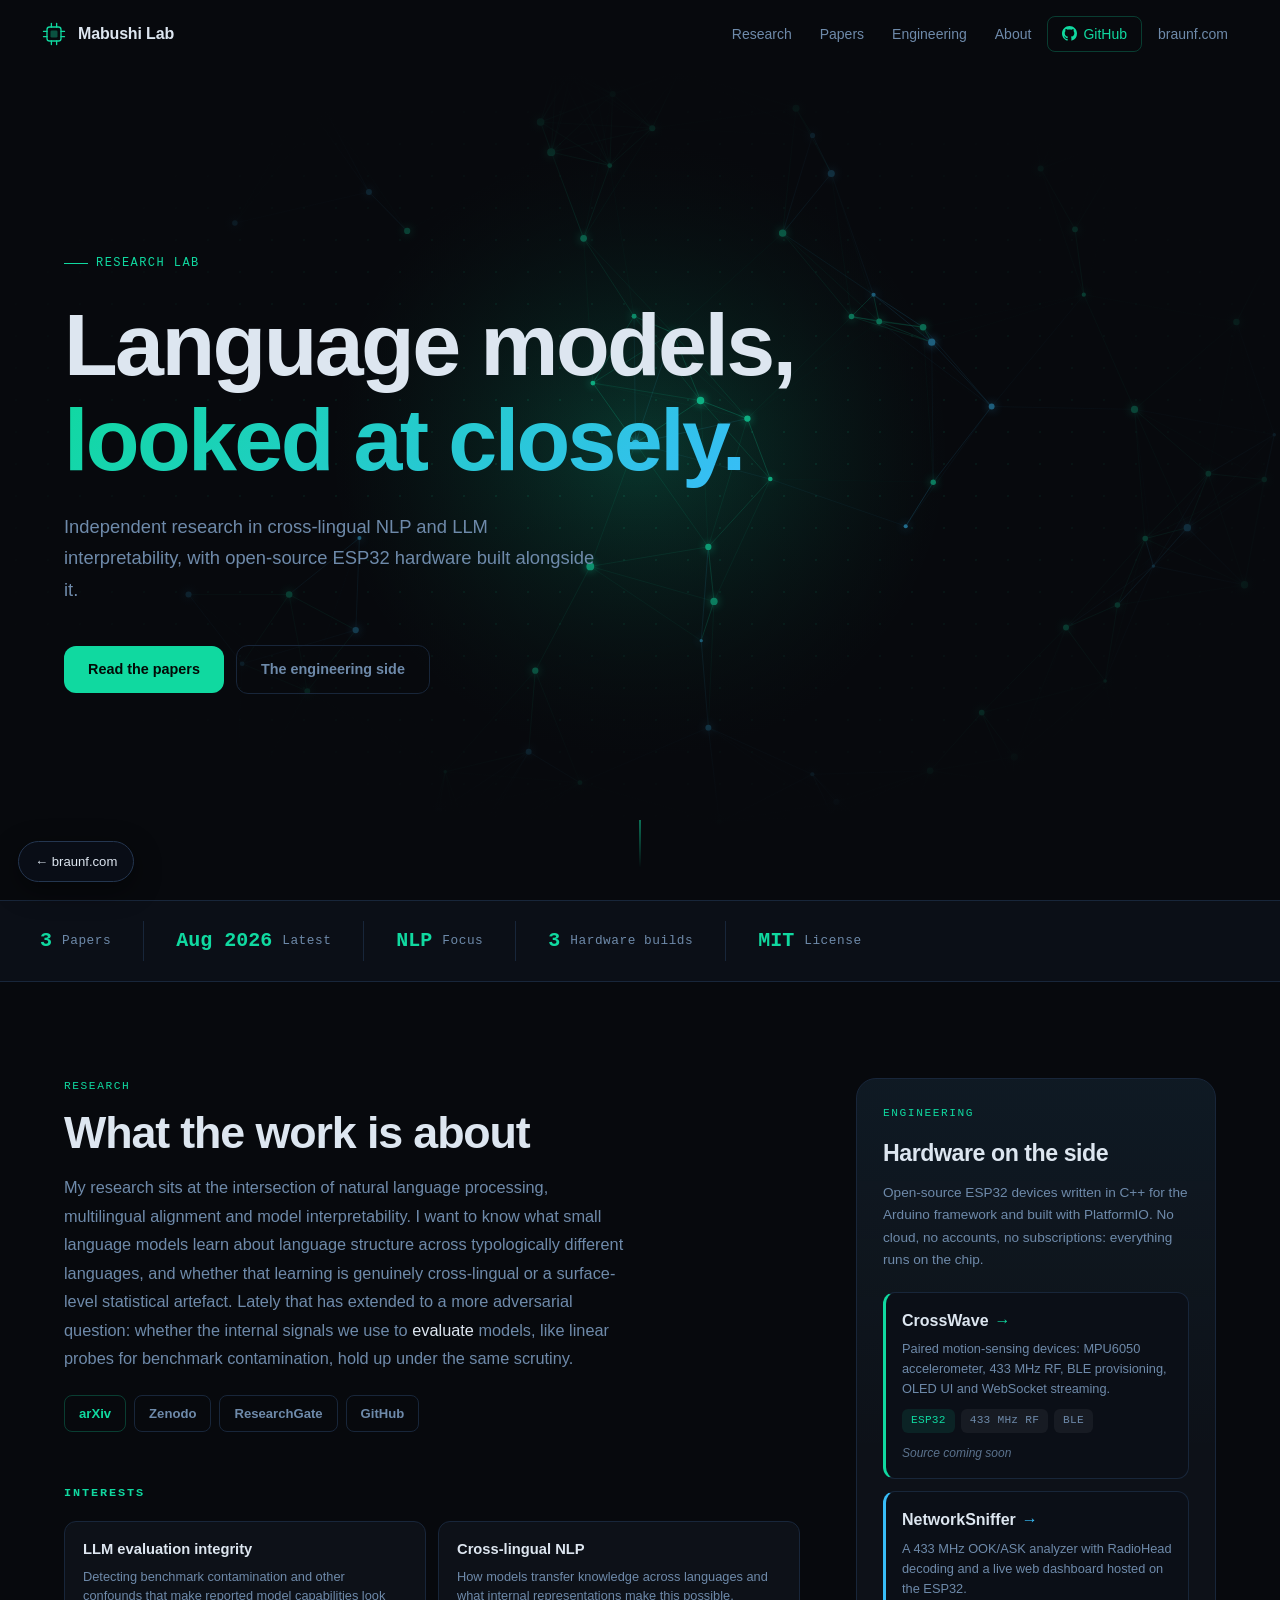
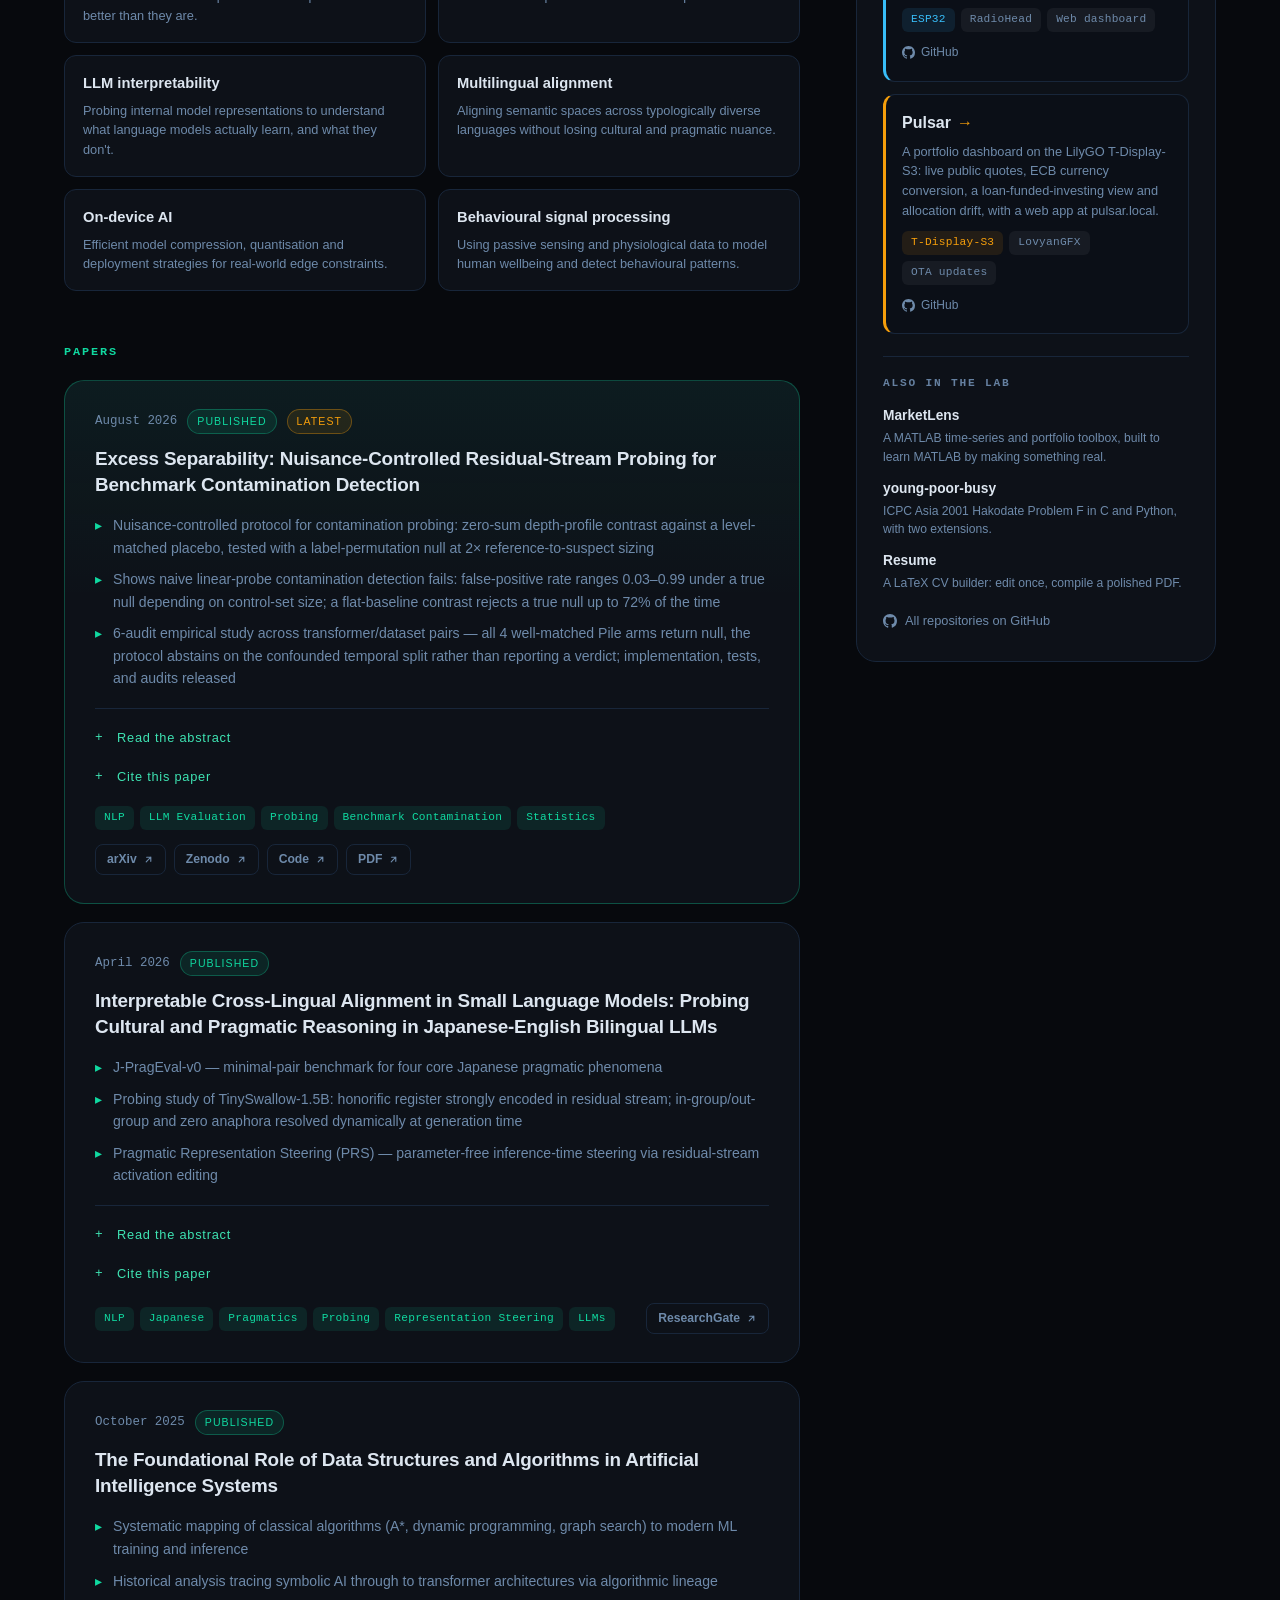
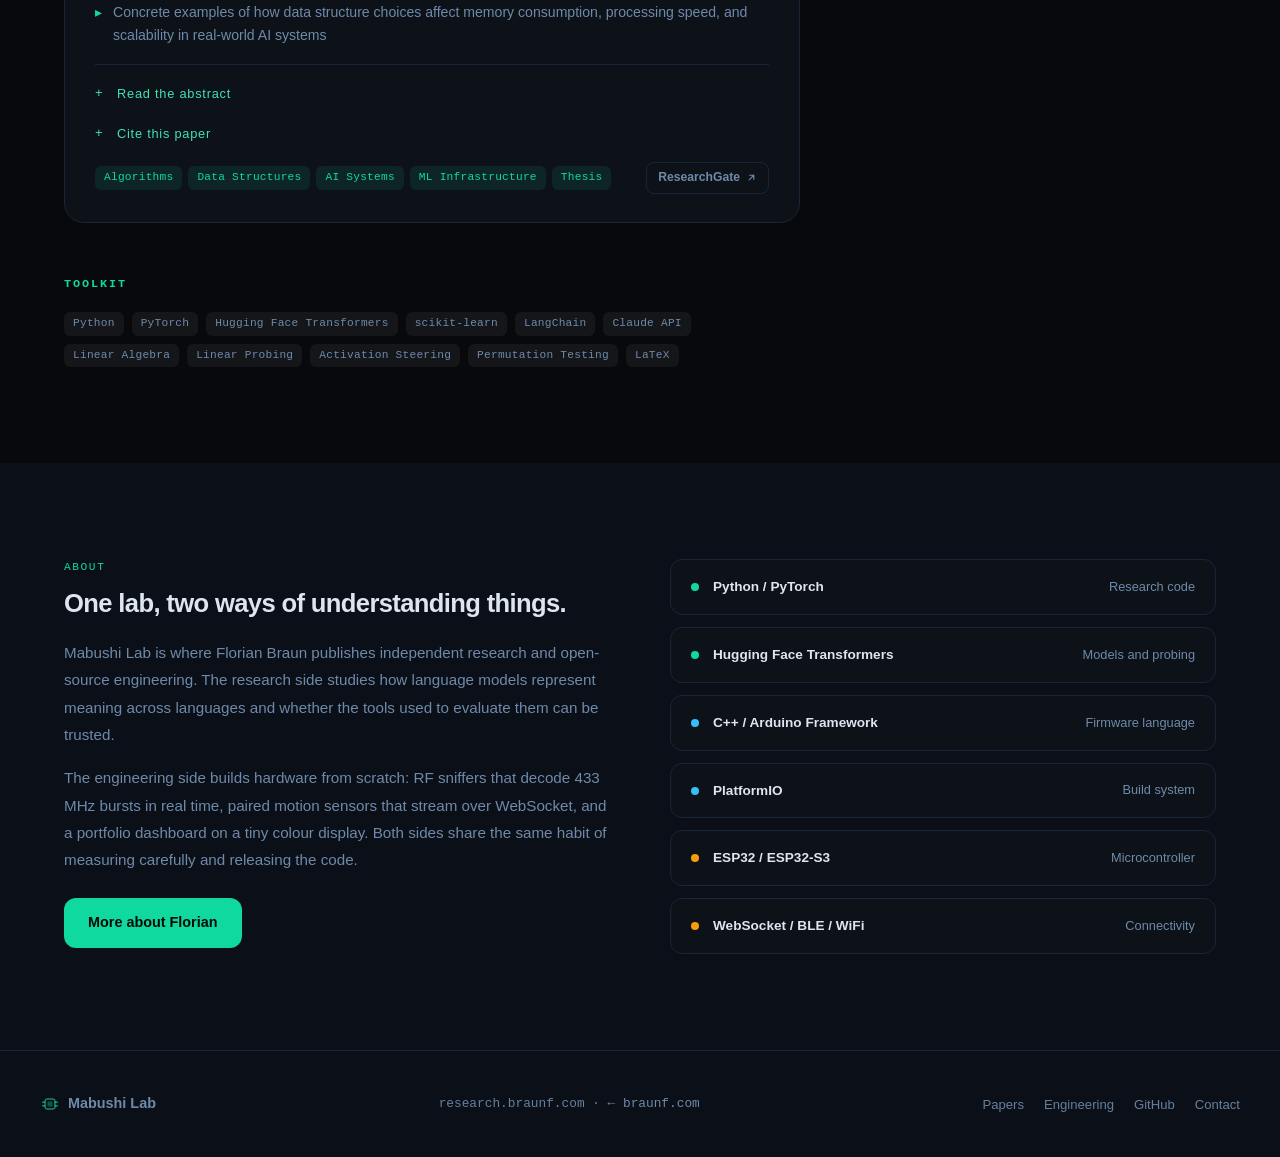
<file: index.html>
<!DOCTYPE html>
<html lang="en">
<head>
    <meta charset="UTF-8">
    <meta name="viewport" content="width=device-width, initial-scale=1.0">
    <title>Mabushi Lab — Research & engineering</title>
    <meta name="description" content="Independent research in cross-lingual NLP and LLM interpretability by Florian Braun, plus open-source ESP32 hardware.">
    <meta name="theme-color" content="#07090d">
    <link rel="canonical" href="https://research.braunf.com/">
    <meta property="og:type" content="website">
    <meta property="og:site_name" content="Mabushi Lab">
    <meta property="og:title" content="Mabushi Lab — Research & engineering">
    <meta property="og:description" content="Independent research in cross-lingual NLP and LLM interpretability by Florian Braun, plus open-source ESP32 hardware.">
    <meta property="og:url" content="https://research.braunf.com/">
    <meta property="og:image" content="https://research.braunf.com/og-image.png">
    <meta property="og:image:width" content="1200">
    <meta property="og:image:height" content="630">
    <meta name="twitter:card" content="summary_large_image">
    <meta name="twitter:title" content="Mabushi Lab — Research & engineering">
    <meta name="twitter:description" content="Independent research in cross-lingual NLP and LLM interpretability by Florian Braun, plus open-source ESP32 hardware.">
    <meta name="twitter:image" content="https://research.braunf.com/og-image.png">
    <link rel="stylesheet" href="style.css">
    <link rel="icon" href="data:image/svg+xml,<svg xmlns='http://www.w3.org/2000/svg' viewBox='0 0 32 32'><rect width='32' height='32' fill='%2307090d'/><rect x='8' y='8' width='16' height='16' rx='3' fill='none' stroke='%2310d9a0' stroke-width='1.5'/><rect x='12' y='12' width='8' height='8' rx='1.5' fill='%2310d9a0' opacity='.4'/><line x1='4' y1='13' x2='8' y2='13' stroke='%2310d9a0' stroke-width='1.5'/><line x1='4' y1='19' x2='8' y2='19' stroke='%2310d9a0' stroke-width='1.5'/><line x1='24' y1='13' x2='28' y2='13' stroke='%2310d9a0' stroke-width='1.5'/><line x1='24' y1='19' x2='28' y2='19' stroke='%2310d9a0' stroke-width='1.5'/><line x1='13' y1='4' x2='13' y2='8' stroke='%2310d9a0' stroke-width='1.5'/><line x1='19' y1='4' x2='19' y2='8' stroke='%2310d9a0' stroke-width='1.5'/><line x1='13' y1='24' x2='13' y2='28' stroke='%2310d9a0' stroke-width='1.5'/><line x1='19' y1='24' x2='19' y2='28' stroke='%2310d9a0' stroke-width='1.5'/></svg>">
</head>
<body>

<a class="skip-link" href="#research">Skip to content</a>

<nav class="nav" id="nav">
    <div class="nav-inner">
        <a href="/" class="nav-logo">
            <svg width="28" height="28" viewBox="0 0 32 32" fill="none" xmlns="http://www.w3.org/2000/svg">
                <rect x="8" y="8" width="16" height="16" rx="3" stroke="#10d9a0" stroke-width="1.5"/>
                <rect x="12" y="12" width="8" height="8" rx="1.5" fill="#10d9a0" opacity=".35"/>
                <line x1="4" y1="13" x2="8" y2="13" stroke="#10d9a0" stroke-width="1.5" stroke-linecap="round"/>
                <line x1="4" y1="19" x2="8" y2="19" stroke="#10d9a0" stroke-width="1.5" stroke-linecap="round"/>
                <line x1="24" y1="13" x2="28" y2="13" stroke="#10d9a0" stroke-width="1.5" stroke-linecap="round"/>
                <line x1="24" y1="19" x2="28" y2="19" stroke="#10d9a0" stroke-width="1.5" stroke-linecap="round"/>
                <line x1="13" y1="4" x2="13" y2="8" stroke="#10d9a0" stroke-width="1.5" stroke-linecap="round"/>
                <line x1="19" y1="4" x2="19" y2="8" stroke="#10d9a0" stroke-width="1.5" stroke-linecap="round"/>
                <line x1="13" y1="24" x2="13" y2="28" stroke="#10d9a0" stroke-width="1.5" stroke-linecap="round"/>
                <line x1="19" y1="24" x2="19" y2="28" stroke="#10d9a0" stroke-width="1.5" stroke-linecap="round"/>
            </svg>
            Mabushi Lab
        </a>
        <button class="nav-toggle" id="nav-toggle" aria-label="Toggle menu" aria-expanded="false" aria-controls="nav-links">
            <span></span><span></span><span></span>
        </button>
        <ul class="nav-links" id="nav-links">
            <li><a href="#research">Research</a></li>
            <li><a href="#papers">Papers</a></li>
            <li><a href="#engineering">Engineering</a></li>
            <li><a href="#about">About</a></li>
            <li class="nav-github">
                <a href="https://github.com/mabushi-lab" target="_blank" rel="noopener">
                    <svg width="15" height="15" viewBox="0 0 24 24" fill="currentColor"><path d="M12 0C5.37 0 0 5.37 0 12c0 5.31 3.435 9.795 8.205 11.385.6.105.825-.255.825-.57 0-.285-.015-1.23-.015-2.235-3.015.555-3.795-.735-4.035-1.41-.135-.345-.72-1.41-1.23-1.695-.42-.225-1.02-.78-.015-.795.945-.015 1.62.87 1.845 1.23 1.08 1.815 2.805 1.305 3.495.99.105-.78.42-1.305.765-1.605-2.67-.3-5.46-1.335-5.46-5.925 0-1.305.465-2.385 1.23-3.225-.12-.3-.54-1.53.12-3.18 0 0 1.005-.315 3.3 1.23.96-.27 1.98-.405 3-.405s2.04.135 3 .405c2.295-1.56 3.3-1.23 3.3-1.23.66 1.65.24 2.88.12 3.18.765.84 1.23 1.905 1.23 3.225 0 4.605-2.805 5.625-5.475 5.925.435.375.81 1.095.81 2.22 0 1.605-.015 2.895-.015 3.3 0 .315.225.69.825.57A12.02 12.02 0 0024 12c0-6.63-5.37-12-12-12z"/></svg>
                    GitHub
                </a>
            </li>
            <li><a href="https://braunf.com">braunf.com</a></li>
        </ul>
    </div>
</nav>

<header class="hero">
    <div class="hero-bg">
        <canvas class="hero-net" id="hero-net" aria-hidden="true"></canvas>
        <div class="hero-glow"></div>
    </div>
    <div class="hero-content">
        <p class="hero-label">Research lab</p>
        <h1 class="hero-title">
            Language models,<br>
            <span class="hero-accent">looked at closely.</span>
        </h1>
        <p class="hero-sub">
            Independent research in cross-lingual NLP and LLM interpretability,
            with open-source ESP32 hardware built alongside it.
        </p>
        <div class="hero-actions">
            <a href="#papers" class="btn btn-primary">Read the papers</a>
            <a href="#engineering" class="btn btn-ghost">The engineering side</a>
        </div>
    </div>
    <div class="hero-scroll"><div class="scroll-line"></div></div>
</header>

<div class="stats-strip">
    <div class="stats-strip-inner">
        <div class="strip-item"><span class="strip-value">3</span><span class="strip-label">Papers</span></div>
        <div class="strip-item"><span class="strip-value">Aug 2026</span><span class="strip-label">Latest</span></div>
        <div class="strip-item"><span class="strip-value">NLP</span><span class="strip-label">Focus</span></div>
        <div class="strip-item"><span class="strip-value">3</span><span class="strip-label">Hardware builds</span></div>
        <div class="strip-item"><span class="strip-value">MIT</span><span class="strip-label">License</span></div>
    </div>
</div>

<section class="section" id="research">
    <div class="container rs-layout">

        <div class="rs-main">
            <div class="section-header left">
                <span class="section-label">Research</span>
                <h2 class="section-title">What the work is about</h2>
                <p class="section-sub">
                    My research sits at the intersection of natural language processing, multilingual alignment and
                    model interpretability. I want to know what small language models learn about language structure
                    across typologically different languages, and whether that learning is genuinely cross-lingual or
                    a surface-level statistical artefact. Lately that has extended to a more adversarial question:
                    whether the internal signals we use to <em>evaluate</em> models, like linear probes for benchmark
                    contamination, hold up under the same scrutiny.
                </p>
                <div class="rs-links">
                    <a href="https://arxiv.org/abs/2608.12652" target="_blank" rel="noopener" class="proj-link">arXiv</a>
                    <a href="https://doi.org/10.5281/zenodo.21855509" target="_blank" rel="noopener" class="proj-link secondary">Zenodo</a>
                    <a href="https://www.researchgate.net/profile/Florian-Braun-14" target="_blank" rel="noopener" class="proj-link secondary">ResearchGate</a>
                    <a href="https://github.com/mabushi-lab" target="_blank" rel="noopener" class="proj-link secondary">GitHub</a>
                </div>
            </div>

            <h3 class="rs-subhead">Interests</h3>
            <ul class="rs-interests"><li class="rs-interest"><span class="rs-interest-name">LLM evaluation integrity</span><span class="rs-interest-desc">Detecting benchmark contamination and other confounds that make reported model capabilities look better than they are.</span></li><li class="rs-interest"><span class="rs-interest-name">Cross-lingual NLP</span><span class="rs-interest-desc">How models transfer knowledge across languages and what internal representations make this possible.</span></li><li class="rs-interest"><span class="rs-interest-name">LLM interpretability</span><span class="rs-interest-desc">Probing internal model representations to understand what language models actually learn, and what they don&#x27;t.</span></li><li class="rs-interest"><span class="rs-interest-name">Multilingual alignment</span><span class="rs-interest-desc">Aligning semantic spaces across typologically diverse languages without losing cultural and pragmatic nuance.</span></li><li class="rs-interest"><span class="rs-interest-name">On-device AI</span><span class="rs-interest-desc">Efficient model compression, quantisation and deployment strategies for real-world edge constraints.</span></li><li class="rs-interest"><span class="rs-interest-name">Behavioural signal processing</span><span class="rs-interest-desc">Using passive sensing and physiological data to model human wellbeing and detect behavioural patterns.</span></li></ul>

            <h3 class="rs-subhead" id="papers">Papers</h3>
            <div class="rs-papers">
            <article class="rs-paper rs-paper-featured">
                <header class="rs-paper-head">
                    <span class="rs-paper-year">August 2026</span>
                    <span class="rs-badge">Published</span>
                    <span class="rs-badge rs-badge-new">Latest</span>
                </header>
                <h3 class="rs-paper-title">Excess Separability: Nuisance-Controlled Residual-Stream Probing for Benchmark Contamination Detection</h3>
                <ul class="rs-contrib"><li>Nuisance-controlled protocol for contamination probing: zero-sum depth-profile contrast against a level-matched placebo, tested with a label-permutation null at 2× reference-to-suspect sizing</li><li>Shows naive linear-probe contamination detection fails: false-positive rate ranges 0.03–0.99 under a true null depending on control-set size; a flat-baseline contrast rejects a true null up to 72% of the time</li><li>6-audit empirical study across transformer/dataset pairs — all 4 well-matched Pile arms return null, the protocol abstains on the confounded temporal split rather than reporting a verdict; implementation, tests, and audits released</li></ul>
                <details class="rs-abstract">
                    <summary>Read the abstract</summary>
                    <p>Benchmark contamination is diagnosed today with n-gram overlap, with likelihood-based membership inference, or with canary strings, and each needs something usually unavailable: the training corpus, a well-chosen test statistic, or foresight at dataset release. A recent alternative reads contamination off a linear probe on internal activations — this work shows the natural way to do this does not work, and specifies one that survives measurement. The protocol reports a zero-sum contrast on the depth profile of probe accuracy, recentred on a level-matched placebo baseline, tested against a label-permutation null, with the reference set twice the size of the suspect set. Reporting the level of excess separability rather than its shape makes the false-positive rate track the size of the analyst&#x27;s own control set, from 0.03 to 0.99 under a true null. On real transformers, baseline depth profiles are measurably not flat, spanning up to 29.1 accuracy points on a temporal split, and their non-flatness tracks the surface difference between item sets (correlation 0.87 over 6 audits) — so the correction is largest exactly where it&#x27;s needed.</p>
                </details>
                <details class="rs-abstract rs-cite">
                    <summary>Cite this paper</summary>
                    <pre class="rs-bib">@misc{braun2026excess,
  title         = {Excess Separability: Nuisance-Controlled Residual-Stream Probing for Benchmark Contamination Detection},
  author        = {Braun, Florian},
  year          = {2026},
  eprint        = {2608.12652},
  archivePrefix = {arXiv},
  url           = {https://arxiv.org/abs/2608.12652}
}</pre>
                    <button type="button" class="rs-copy" data-copy>Copy BibTeX</button>
                </details>
                <div class="rs-paper-foot">
                    <div class="proj-tags"><span class="tag">NLP</span><span class="tag">LLM Evaluation</span><span class="tag">Probing</span><span class="tag">Benchmark Contamination</span><span class="tag">Statistics</span></div>
                    <div class="rs-paper-links"><a href="https://arxiv.org/abs/2608.12652" target="_blank" rel="noopener" class="proj-link secondary">arXiv <svg width="11" height="11" viewBox="0 0 24 24" fill="none" stroke="currentColor" stroke-width="2.5" stroke-linecap="round"><path d="M7 17L17 7M8 7h9v9"/></svg></a><a href="https://doi.org/10.5281/zenodo.21855509" target="_blank" rel="noopener" class="proj-link secondary">Zenodo <svg width="11" height="11" viewBox="0 0 24 24" fill="none" stroke="currentColor" stroke-width="2.5" stroke-linecap="round"><path d="M7 17L17 7M8 7h9v9"/></svg></a><a href="https://github.com/mabushi-lab/residual-stream-contamination-probing" target="_blank" rel="noopener" class="proj-link secondary">Code <svg width="11" height="11" viewBox="0 0 24 24" fill="none" stroke="currentColor" stroke-width="2.5" stroke-linecap="round"><path d="M7 17L17 7M8 7h9v9"/></svg></a><a href="https://github.com/mabushi-lab/residual-stream-contamination-probing/raw/HEAD/paper/thesis.pdf" target="_blank" rel="noopener" class="proj-link secondary">PDF <svg width="11" height="11" viewBox="0 0 24 24" fill="none" stroke="currentColor" stroke-width="2.5" stroke-linecap="round"><path d="M7 17L17 7M8 7h9v9"/></svg></a></div>
                </div>
            </article>
            <article class="rs-paper">
                <header class="rs-paper-head">
                    <span class="rs-paper-year">April 2026</span>
                    <span class="rs-badge">Published</span>
                    
                </header>
                <h3 class="rs-paper-title">Interpretable Cross-Lingual Alignment in Small Language Models: Probing Cultural and Pragmatic Reasoning in Japanese-English Bilingual LLMs</h3>
                <ul class="rs-contrib"><li>J-PragEval-v0 — minimal-pair benchmark for four core Japanese pragmatic phenomena</li><li>Probing study of TinySwallow-1.5B: honorific register strongly encoded in residual stream; in-group/out-group and zero anaphora resolved dynamically at generation time</li><li>Pragmatic Representation Steering (PRS) — parameter-free inference-time steering via residual-stream activation editing</li></ul>
                <details class="rs-abstract">
                    <summary>Read the abstract</summary>
                    <p>Investigates how small Japanese language models represent and handle pragmatic meaning, focusing on areas where general-purpose LLMs often fail Japanese users. Addresses two major gaps: the lack of fine-grained evaluation methods for Japanese small language models beyond broad benchmarks such as JGLUE, and the limited understanding of culturally and pragmatically sensitive phenomena — honorifics, in-group vs. out-group reference, zero anaphora, and indirect refusal. Introduces J-PragEval-v0, a minimal-pair benchmark isolating four core pragmatic phenomena from surface fluency. Using linear probing and teacher-forced log-probability analysis, the study examines how these distinctions are encoded inside TinySwallow-1.5B. Proposes Pragmatic Representation Steering (PRS), a parameter-free inference-time method for steering model behaviour by editing residual-stream activations.</p>
                </details>
                <details class="rs-abstract rs-cite">
                    <summary>Cite this paper</summary>
                    <pre class="rs-bib">@misc{braun2026pragmatic,
  title  = {Interpretable Cross-Lingual Alignment in Small Language Models: Probing Cultural and Pragmatic Reasoning in Japanese-English Bilingual LLMs},
  author = {Braun, Florian},
  year   = {2026},
  doi    = {10.13140/RG.2.2.22007.18088},
  url    = {https://doi.org/10.13140/RG.2.2.22007.18088}
}</pre>
                    <button type="button" class="rs-copy" data-copy>Copy BibTeX</button>
                </details>
                <div class="rs-paper-foot">
                    <div class="proj-tags"><span class="tag">NLP</span><span class="tag">Japanese</span><span class="tag">Pragmatics</span><span class="tag">Probing</span><span class="tag">Representation Steering</span><span class="tag">LLMs</span></div>
                    <div class="rs-paper-links"><a href="https://doi.org/10.13140/RG.2.2.22007.18088" target="_blank" rel="noopener" class="proj-link secondary">ResearchGate <svg width="11" height="11" viewBox="0 0 24 24" fill="none" stroke="currentColor" stroke-width="2.5" stroke-linecap="round"><path d="M7 17L17 7M8 7h9v9"/></svg></a></div>
                </div>
            </article>
            <article class="rs-paper">
                <header class="rs-paper-head">
                    <span class="rs-paper-year">October 2025</span>
                    <span class="rs-badge">Published</span>
                    
                </header>
                <h3 class="rs-paper-title">The Foundational Role of Data Structures and Algorithms in Artificial Intelligence Systems</h3>
                <ul class="rs-contrib"><li>Systematic mapping of classical algorithms (A*, dynamic programming, graph search) to modern ML training and inference</li><li>Historical analysis tracing symbolic AI through to transformer architectures via algorithmic lineage</li><li>Concrete examples of how data structure choices affect memory consumption, processing speed, and scalability in real-world AI systems</li></ul>
                <details class="rs-abstract">
                    <summary>Read the abstract</summary>
                    <p>Artificial Intelligence has transformed from a theoretical discipline to a cornerstone of modern technology, powering applications from autonomous vehicles to personalised medicine. At the heart of every AI system lies a carefully orchestrated interplay between data structures and algorithms that determines efficiency, scalability, and capability. Through theoretical analysis and practical case studies, this thesis demonstrates that the selection of appropriate data structures and algorithmic approaches directly impacts AI performance across search, optimisation, machine learning, and knowledge representation. Traces the historical evolution from early symbolic AI relying on tree structures and graph search to modern deep learning architectures utilising tensors and backpropagation — and argues that continued innovation in algorithms remains essential for addressing current AI challenges.</p>
                </details>
                <details class="rs-abstract rs-cite">
                    <summary>Cite this paper</summary>
                    <pre class="rs-bib">@misc{braun2025foundational,
  title  = {The Foundational Role of Data Structures and Algorithms in Artificial Intelligence Systems},
  author = {Braun, Florian},
  year   = {2025},
  doi    = {10.13140/RG.2.2.13838.42566},
  url    = {https://doi.org/10.13140/RG.2.2.13838.42566},
  note   = {Thesis}
}</pre>
                    <button type="button" class="rs-copy" data-copy>Copy BibTeX</button>
                </details>
                <div class="rs-paper-foot">
                    <div class="proj-tags"><span class="tag">Algorithms</span><span class="tag">Data Structures</span><span class="tag">AI Systems</span><span class="tag">ML Infrastructure</span><span class="tag">Thesis</span></div>
                    <div class="rs-paper-links"><a href="https://doi.org/10.13140/RG.2.2.13838.42566" target="_blank" rel="noopener" class="proj-link secondary">ResearchGate <svg width="11" height="11" viewBox="0 0 24 24" fill="none" stroke="currentColor" stroke-width="2.5" stroke-linecap="round"><path d="M7 17L17 7M8 7h9v9"/></svg></a></div>
                </div>
            </article>
            </div>

            <h3 class="rs-subhead">Toolkit</h3>
            <div class="proj-tags rs-toolkit"><span class="tag muted">Python</span><span class="tag muted">PyTorch</span><span class="tag muted">Hugging Face Transformers</span><span class="tag muted">scikit-learn</span><span class="tag muted">LangChain</span><span class="tag muted">Claude API</span><span class="tag muted">Linear Algebra</span><span class="tag muted">Linear Probing</span><span class="tag muted">Activation Steering</span><span class="tag muted">Permutation Testing</span><span class="tag muted">LaTeX</span></div>
        </div>

        <aside class="rs-aside" id="engineering" aria-label="Engineering">
            <div class="rs-aside-inner">
                <span class="section-label">Engineering</span>
                <h2 class="rs-aside-title">Hardware on the side</h2>
                <p class="rs-aside-sub">
                    Open-source ESP32 devices written in C++ for the Arduino framework and built with PlatformIO.
                    No cloud, no accounts, no subscriptions: everything runs on the chip.
                </p>
                <div class="eng-list">
                <div class="eng-card" style="--card-accent: var(--accent)">
                    <a href="crosswave.html" class="eng-name">CrossWave <span class="eng-arrow" aria-hidden="true">→</span></a>
                    <p class="eng-desc">Paired motion-sensing devices: MPU6050 accelerometer, 433 MHz RF, BLE provisioning, OLED UI and WebSocket streaming.</p>
                    <div class="proj-tags"><span class="tag ">ESP32</span><span class="tag muted">433 MHz RF</span><span class="tag muted">BLE</span></div>
                    <span class="eng-repo eng-repo-soon">Source coming soon</span>
                </div>
                <div class="eng-card" style="--card-accent: var(--accent2)">
                    <a href="networksniffer.html" class="eng-name">NetworkSniffer <span class="eng-arrow" aria-hidden="true">→</span></a>
                    <p class="eng-desc">A 433 MHz OOK/ASK analyzer with RadioHead decoding and a live web dashboard hosted on the ESP32.</p>
                    <div class="proj-tags"><span class="tag blue">ESP32</span><span class="tag muted">RadioHead</span><span class="tag muted">Web dashboard</span></div>
                    <a href="https://github.com/mabushi-lab/NetworkSniffer" target="_blank" rel="noopener" class="eng-repo"><svg width="13" height="13" viewBox="0 0 24 24" fill="currentColor"><path d="M12 0C5.37 0 0 5.37 0 12c0 5.31 3.435 9.795 8.205 11.385.6.105.825-.255.825-.57 0-.285-.015-1.23-.015-2.235-3.015.555-3.795-.735-4.035-1.41-.135-.345-.72-1.41-1.23-1.695-.42-.225-1.02-.78-.015-.795.945-.015 1.62.87 1.845 1.23 1.08 1.815 2.805 1.305 3.495.99.105-.78.42-1.305.765-1.605-2.67-.3-5.46-1.335-5.46-5.925 0-1.305.465-2.385 1.23-3.225-.12-.3-.54-1.53.12-3.18 0 0 1.005-.315 3.3 1.23.96-.27 1.98-.405 3-.405s2.04.135 3 .405c2.295-1.56 3.3-1.23 3.3-1.23.66 1.65.24 2.88.12 3.18.765.84 1.23 1.905 1.23 3.225 0 4.605-2.805 5.625-5.475 5.925.435.375.81 1.095.81 2.22 0 1.605-.015 2.895-.015 3.3 0 .315.225.69.825.57A12.02 12.02 0 0024 12c0-6.63-5.37-12-12-12z"/></svg> GitHub</a>
                </div>
                <div class="eng-card" style="--card-accent: var(--amber)">
                    <a href="pulsar.html" class="eng-name">Pulsar <span class="eng-arrow" aria-hidden="true">→</span></a>
                    <p class="eng-desc">A portfolio dashboard on the LilyGO T-Display-S3: live public quotes, ECB currency conversion, a loan-funded-investing view and allocation drift, with a web app at pulsar.local.</p>
                    <div class="proj-tags"><span class="tag amber">T-Display-S3</span><span class="tag muted">LovyanGFX</span><span class="tag muted">OTA updates</span></div>
                    <a href="https://github.com/mabushi-lab/Pulsar" target="_blank" rel="noopener" class="eng-repo"><svg width="13" height="13" viewBox="0 0 24 24" fill="currentColor"><path d="M12 0C5.37 0 0 5.37 0 12c0 5.31 3.435 9.795 8.205 11.385.6.105.825-.255.825-.57 0-.285-.015-1.23-.015-2.235-3.015.555-3.795-.735-4.035-1.41-.135-.345-.72-1.41-1.23-1.695-.42-.225-1.02-.78-.015-.795.945-.015 1.62.87 1.845 1.23 1.08 1.815 2.805 1.305 3.495.99.105-.78.42-1.305.765-1.605-2.67-.3-5.46-1.335-5.46-5.925 0-1.305.465-2.385 1.23-3.225-.12-.3-.54-1.53.12-3.18 0 0 1.005-.315 3.3 1.23.96-.27 1.98-.405 3-.405s2.04.135 3 .405c2.295-1.56 3.3-1.23 3.3-1.23.66 1.65.24 2.88.12 3.18.765.84 1.23 1.905 1.23 3.225 0 4.605-2.805 5.625-5.475 5.925.435.375.81 1.095.81 2.22 0 1.605-.015 2.895-.015 3.3 0 .315.225.69.825.57A12.02 12.02 0 0024 12c0-6.63-5.37-12-12-12z"/></svg> GitHub</a>
                </div>
                </div>
                <div class="eng-more">
                    <h3 class="eng-more-title">Also in the lab</h3>
                    <ul class="eng-more-list">
                        <li><a href="https://github.com/mabushi-lab/MarketLens" target="_blank" rel="noopener">MarketLens</a><span>A MATLAB time-series and portfolio toolbox, built to learn MATLAB by making something real.</span></li>
                        <li><a href="https://github.com/mabushi-lab/young-poor-busy" target="_blank" rel="noopener">young-poor-busy</a><span>ICPC Asia 2001 Hakodate Problem F in C and Python, with two extensions.</span></li>
                        <li><a href="https://github.com/mabushi-lab/Resume" target="_blank" rel="noopener">Resume</a><span>A LaTeX CV builder: edit once, compile a polished PDF.</span></li>
                    </ul>
                </div>
                <a href="https://github.com/mabushi-lab" target="_blank" rel="noopener" class="eng-all">
                    <svg width="14" height="14" viewBox="0 0 24 24" fill="currentColor"><path d="M12 0C5.37 0 0 5.37 0 12c0 5.31 3.435 9.795 8.205 11.385.6.105.825-.255.825-.57 0-.285-.015-1.23-.015-2.235-3.015.555-3.795-.735-4.035-1.41-.135-.345-.72-1.41-1.23-1.695-.42-.225-1.02-.78-.015-.795.945-.015 1.62.87 1.845 1.23 1.08 1.815 2.805 1.305 3.495.99.105-.78.42-1.305.765-1.605-2.67-.3-5.46-1.335-5.46-5.925 0-1.305.465-2.385 1.23-3.225-.12-.3-.54-1.53.12-3.18 0 0 1.005-.315 3.3 1.23.96-.27 1.98-.405 3-.405s2.04.135 3 .405c2.295-1.56 3.3-1.23 3.3-1.23.66 1.65.24 2.88.12 3.18.765.84 1.23 1.905 1.23 3.225 0 4.605-2.805 5.625-5.475 5.925.435.375.81 1.095.81 2.22 0 1.605-.015 2.895-.015 3.3 0 .315.225.69.825.57A12.02 12.02 0 0024 12c0-6.63-5.37-12-12-12z"/></svg> All repositories on GitHub
                </a>
            </div>
        </aside>

    </div>
</section>

<section class="section section-alt" id="about">
    <div class="container">
        <div class="about-grid">
            <div>
                <span class="section-label">About</span>
                <h2 class="about-title">One lab, two ways of understanding things.</h2>
                <div class="about-body">
                    <p>
                        Mabushi Lab is where Florian Braun publishes independent research and open-source engineering.
                        The research side studies how language models represent meaning across languages and whether
                        the tools used to evaluate them can be trusted.
                    </p>
                    <p>
                        The engineering side builds hardware from scratch: RF sniffers that decode 433 MHz bursts in
                        real time, paired motion sensors that stream over WebSocket, and a portfolio dashboard on a tiny colour display.
                        Both sides share the same habit of measuring carefully and releasing the code.
                    </p>
                    <div style="margin-top:8px">
                        <a href="https://braunf.com" class="btn btn-primary" style="width:fit-content">More about Florian</a>
                    </div>
                </div>
            </div>
            <div class="about-stack">
                <div class="stack-item"><div class="stack-dot"></div><span class="stack-name">Python / PyTorch</span><span class="stack-desc">Research code</span></div>
                <div class="stack-item"><div class="stack-dot"></div><span class="stack-name">Hugging Face Transformers</span><span class="stack-desc">Models and probing</span></div>
                <div class="stack-item"><div class="stack-dot" style="background:var(--accent2)"></div><span class="stack-name">C++ / Arduino Framework</span><span class="stack-desc">Firmware language</span></div>
                <div class="stack-item"><div class="stack-dot" style="background:var(--accent2)"></div><span class="stack-name">PlatformIO</span><span class="stack-desc">Build system</span></div>
                <div class="stack-item"><div class="stack-dot" style="background:var(--amber)"></div><span class="stack-name">ESP32 / ESP32-S3</span><span class="stack-desc">Microcontroller</span></div>
                <div class="stack-item"><div class="stack-dot" style="background:var(--amber)"></div><span class="stack-name">WebSocket / BLE / WiFi</span><span class="stack-desc">Connectivity</span></div>
            </div>
        </div>
    </div>
</section>

<footer class="footer">
    <div class="footer-inner">
        <div class="footer-logo">
            <svg width="20" height="20" viewBox="0 0 32 32" fill="none">
                <rect x="8" y="8" width="16" height="16" rx="3" stroke="#10d9a0" stroke-width="1.5"/>
                <rect x="12" y="12" width="8" height="8" rx="1.5" fill="#10d9a0" opacity=".35"/>
                <line x1="4" y1="13" x2="8" y2="13" stroke="#10d9a0" stroke-width="1.5" stroke-linecap="round"/>
                <line x1="4" y1="19" x2="8" y2="19" stroke="#10d9a0" stroke-width="1.5" stroke-linecap="round"/>
                <line x1="24" y1="13" x2="28" y2="13" stroke="#10d9a0" stroke-width="1.5" stroke-linecap="round"/>
                <line x1="24" y1="19" x2="28" y2="19" stroke="#10d9a0" stroke-width="1.5" stroke-linecap="round"/>
            </svg>
            Mabushi Lab
        </div>
        <span class="footer-copy">research.braunf.com &middot; <a href="https://braunf.com" class="footer-hub">&larr; braunf.com</a></span>
        <ul class="footer-links">
            <li><a href="#papers">Papers</a></li>
            <li><a href="#engineering">Engineering</a></li>
            <li><a href="https://github.com/mabushi-lab" target="_blank" rel="noopener">GitHub</a></li>
            <li><a href="https://braunf.com/contact">Contact</a></li>
        </ul>
    </div>
</footer>

<a class="back-pill" data-back href="https://braunf.com/">&larr; braunf.com</a>
<script src="script.js"></script>
</body>
</html>
</file>
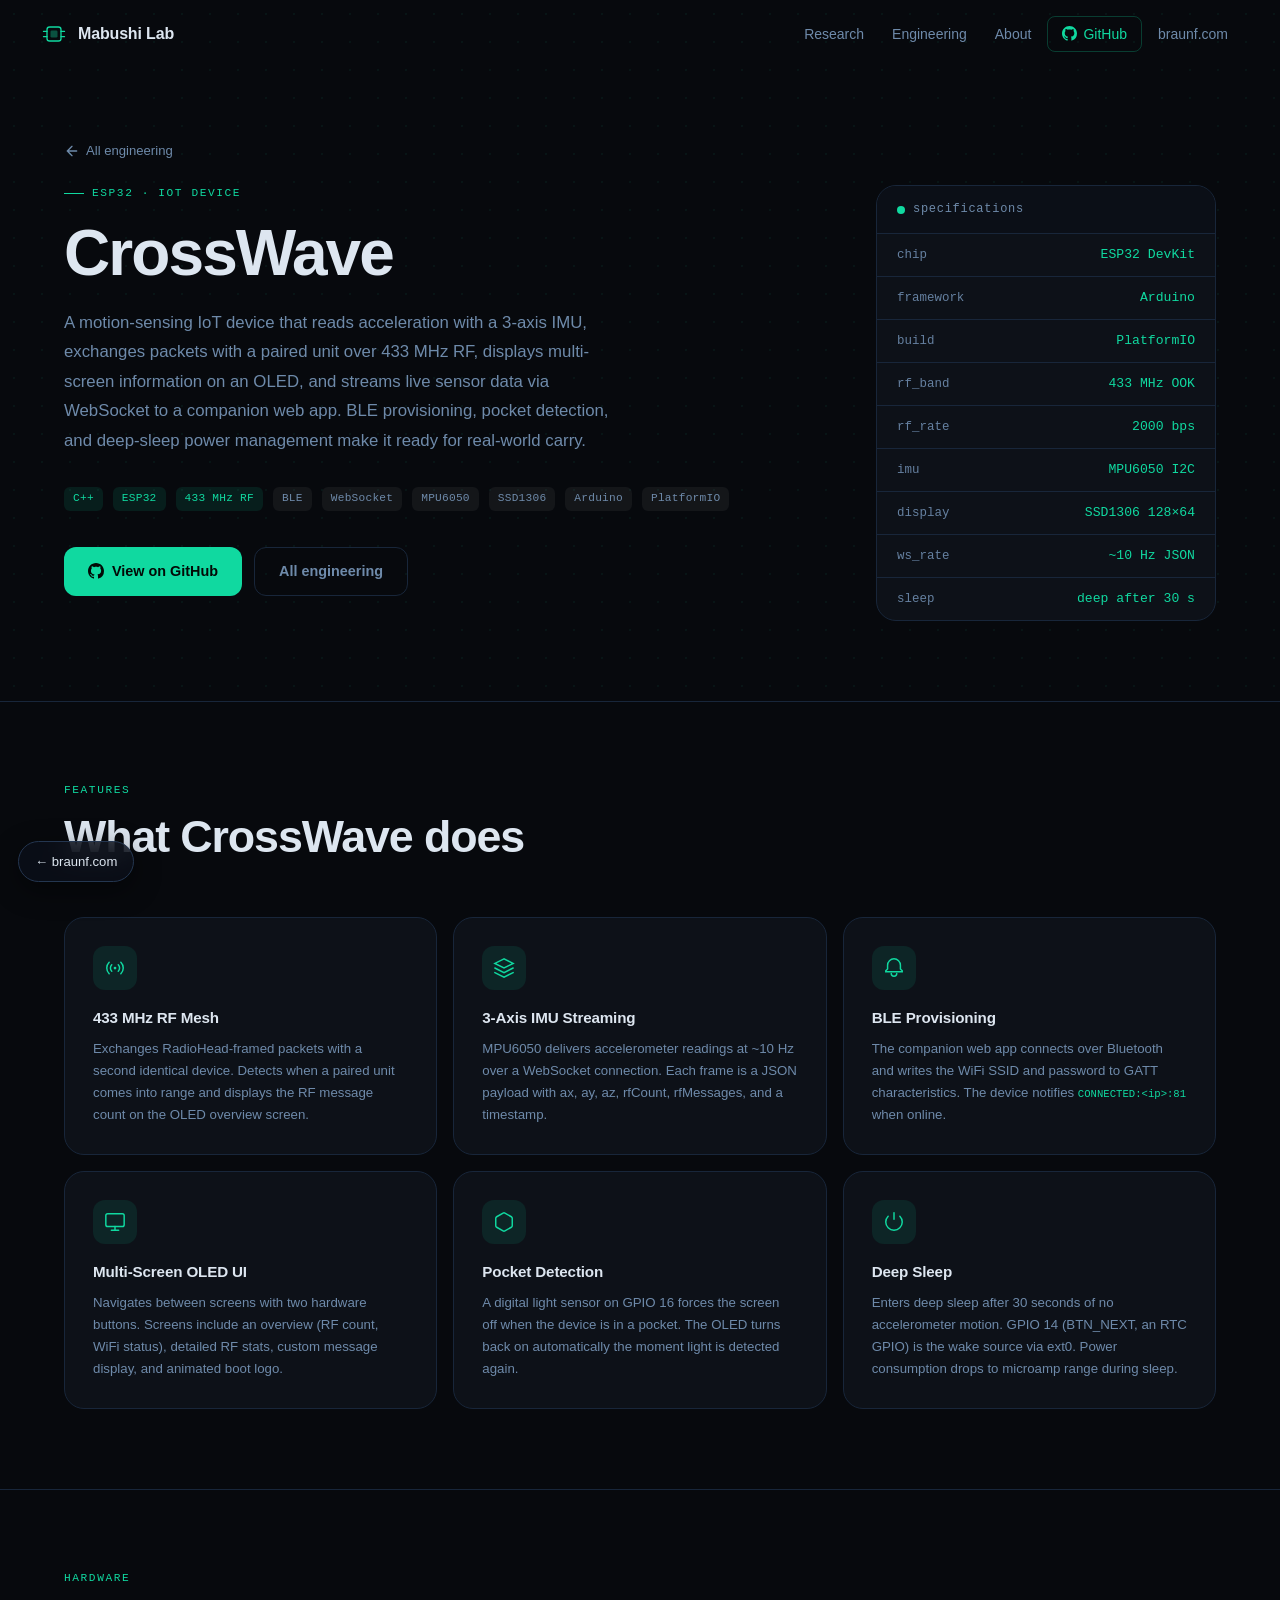
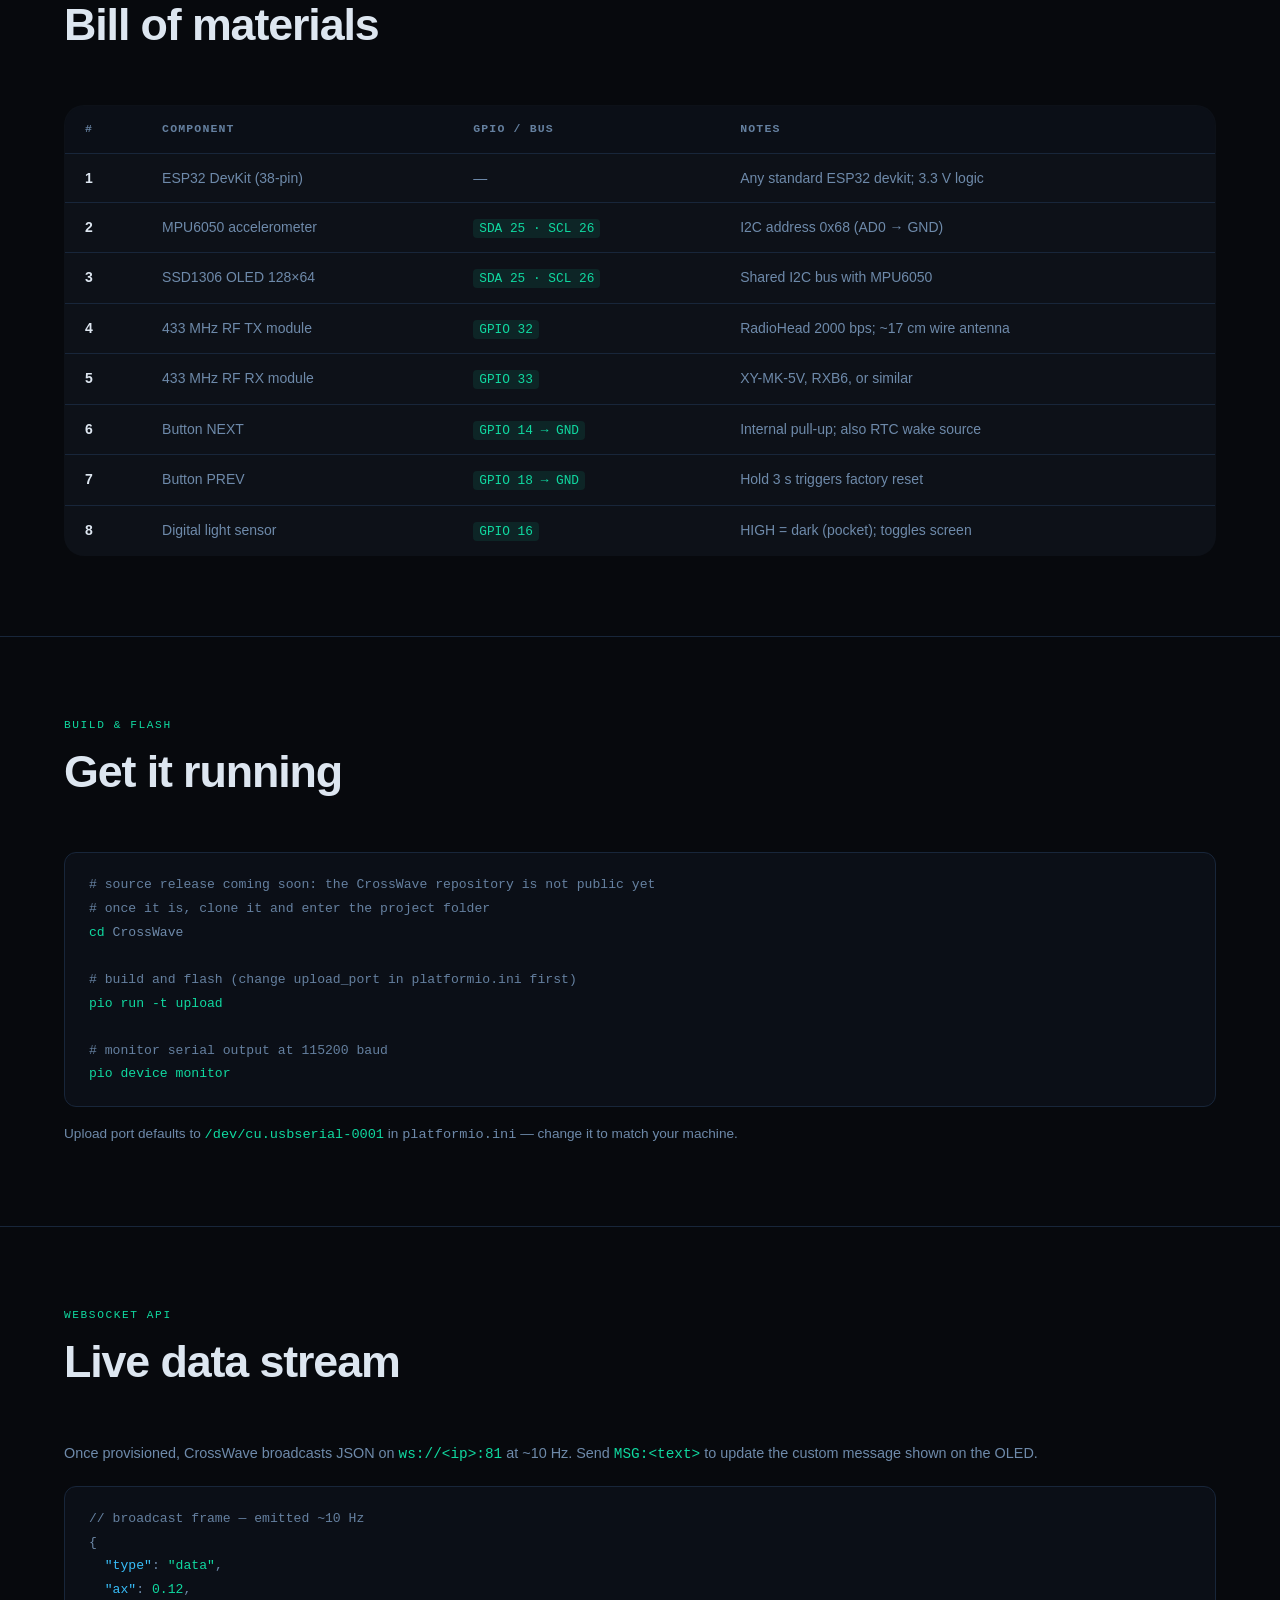
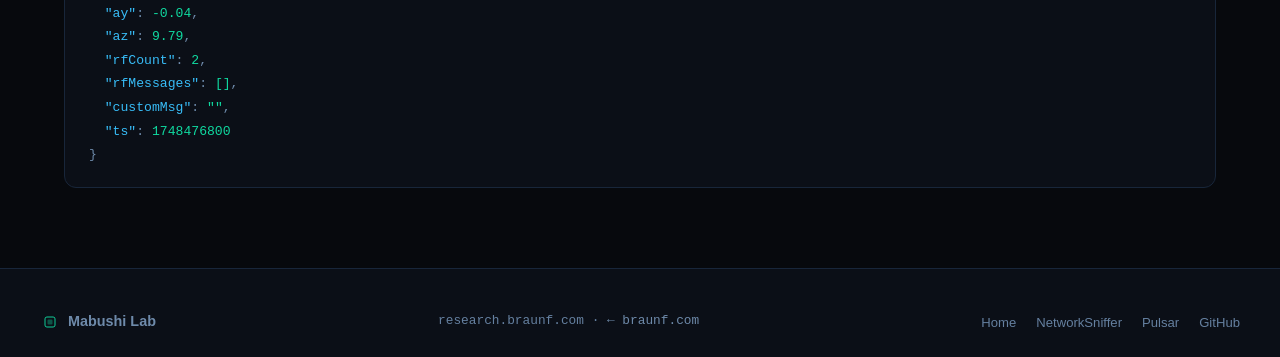
<file: crosswave.html>
<!DOCTYPE html>
<html lang="en">
<head>
    <meta charset="UTF-8">
    <meta name="viewport" content="width=device-width, initial-scale=1.0">
    <title>CrossWave — Mabushi Lab</title>
    <meta name="description" content="CrossWave is an ESP32 IoT device with accelerometer, 433 MHz RF, BLE provisioning, OLED display, and WebSocket streaming.">
    <meta name="theme-color" content="#07090d">
    <link rel="canonical" href="https://research.braunf.com/crosswave.html">
    <meta property="og:type" content="website">
    <meta property="og:site_name" content="Mabushi Lab">
    <meta property="og:title" content="CrossWave — Mabushi Lab">
    <meta property="og:description" content="CrossWave is an ESP32 IoT device with accelerometer, 433 MHz RF, BLE provisioning, OLED display, and WebSocket streaming.">
    <meta property="og:url" content="https://research.braunf.com/crosswave.html">
    <meta property="og:image" content="https://research.braunf.com/og-image.png">
    <meta property="og:image:width" content="1200">
    <meta property="og:image:height" content="630">
    <meta name="twitter:card" content="summary_large_image">
    <meta name="twitter:title" content="CrossWave — Mabushi Lab">
    <meta name="twitter:description" content="CrossWave is an ESP32 IoT device with accelerometer, 433 MHz RF, BLE provisioning, OLED display, and WebSocket streaming.">
    <meta name="twitter:image" content="https://research.braunf.com/og-image.png">
    <link rel="stylesheet" href="style.css">
    <link rel="icon" href="data:image/svg+xml,<svg xmlns='http://www.w3.org/2000/svg' viewBox='0 0 32 32'><rect width='32' height='32' fill='%2307090d'/><rect x='8' y='8' width='16' height='16' rx='3' fill='none' stroke='%2310d9a0' stroke-width='1.5'/><rect x='12' y='12' width='8' height='8' rx='1.5' fill='%2310d9a0' opacity='.4'/><line x1='4' y1='13' x2='8' y2='13' stroke='%2310d9a0' stroke-width='1.5'/><line x1='4' y1='19' x2='8' y2='19' stroke='%2310d9a0' stroke-width='1.5'/><line x1='24' y1='13' x2='28' y2='13' stroke='%2310d9a0' stroke-width='1.5'/><line x1='24' y1='19' x2='28' y2='19' stroke='%2310d9a0' stroke-width='1.5'/></svg>">
</head>
<body>

<nav class="nav" id="nav">
    <div class="nav-inner">
        <a href="/" class="nav-logo">
            <svg width="28" height="28" viewBox="0 0 32 32" fill="none">
                <rect x="8" y="8" width="16" height="16" rx="3" stroke="#10d9a0" stroke-width="1.5"/>
                <rect x="12" y="12" width="8" height="8" rx="1.5" fill="#10d9a0" opacity=".35"/>
                <line x1="4" y1="13" x2="8" y2="13" stroke="#10d9a0" stroke-width="1.5" stroke-linecap="round"/>
                <line x1="4" y1="19" x2="8" y2="19" stroke="#10d9a0" stroke-width="1.5" stroke-linecap="round"/>
                <line x1="24" y1="13" x2="28" y2="13" stroke="#10d9a0" stroke-width="1.5" stroke-linecap="round"/>
                <line x1="24" y1="19" x2="28" y2="19" stroke="#10d9a0" stroke-width="1.5" stroke-linecap="round"/>
            </svg>
            Mabushi Lab
        </a>
        <button class="nav-toggle" id="nav-toggle" aria-label="Toggle menu" aria-expanded="false" aria-controls="nav-links">
            <span></span><span></span><span></span>
        </button>
        <ul class="nav-links" id="nav-links">
            <li><a href="index.html#research">Research</a></li>
            <li><a href="index.html#engineering">Engineering</a></li>
            <li><a href="index.html#about">About</a></li>
            <li class="nav-github">
                <a href="https://github.com/mabushi-lab" target="_blank" rel="noopener">
                    <svg width="15" height="15" viewBox="0 0 24 24" fill="currentColor"><path d="M12 0C5.37 0 0 5.37 0 12c0 5.31 3.435 9.795 8.205 11.385.6.105.825-.255.825-.57 0-.285-.015-1.23-.015-2.235-3.015.555-3.795-.735-4.035-1.41-.135-.345-.72-1.41-1.23-1.695-.42-.225-1.02-.78-.015-.795.945-.015 1.62.87 1.845 1.23 1.08 1.815 2.805 1.305 3.495.99.105-.78.42-1.305.765-1.605-2.67-.3-5.46-1.335-5.46-5.925 0-1.305.465-2.385 1.23-3.225-.12-.3-.54-1.53.12-3.18 0 0 1.005-.315 3.3 1.23.96-.27 1.98-.405 3-.405s2.04.135 3 .405c2.295-1.56 3.3-1.23 3.3-1.23.66 1.65.24 2.88.12 3.18.765.84 1.23 1.905 1.23 3.225 0 4.605-2.805 5.625-5.475 5.925.435.375.81 1.095.81 2.22 0 1.605-.015 2.895-.015 3.3 0 .315.225.69.825.57A12.02 12.02 0 0024 12c0-6.63-5.37-12-12-12z"/></svg>
                    GitHub
                </a>
            </li>
            <li><a href="https://braunf.com">braunf.com</a></li>
        </ul>
    </div>
</nav>

<!-- Project Hero -->
<div class="project-hero">
    <div class="container">
        <a href="index.html#engineering" class="back-link" style="padding:0 0 24px; display:inline-flex">
            <svg width="16" height="16" viewBox="0 0 24 24" fill="none" stroke="currentColor" stroke-width="2" stroke-linecap="round"><path d="M19 12H5M12 5l-7 7 7 7"/></svg>
            All engineering
        </a>
    </div>
    <div class="project-hero-inner container">
        <div class="project-hero-content">
            <p class="project-hero-label">ESP32 · IoT Device</p>
            <h1 class="project-hero-title">CrossWave</h1>
            <p class="project-hero-desc">
                A motion-sensing IoT device that reads acceleration with a 3-axis IMU, exchanges packets
                with a paired unit over 433 MHz RF, displays multi-screen information on an OLED, and
                streams live sensor data via WebSocket to a companion web app. BLE provisioning, pocket
                detection, and deep-sleep power management make it ready for real-world carry.
            </p>
            <div class="project-hero-meta">
                <span class="tag">C++</span>
                <span class="tag">ESP32</span>
                <span class="tag">433 MHz RF</span>
                <span class="tag muted">BLE</span>
                <span class="tag muted">WebSocket</span>
                <span class="tag muted">MPU6050</span>
                <span class="tag muted">SSD1306</span>
                <span class="tag muted">Arduino</span>
                <span class="tag muted">PlatformIO</span>
            </div>
            <div class="project-hero-actions">
                <a href="https://github.com/mabushi-lab" target="_blank" rel="noopener" class="btn btn-primary">
                    <svg width="16" height="16" viewBox="0 0 24 24" fill="currentColor"><path d="M12 0C5.37 0 0 5.37 0 12c0 5.31 3.435 9.795 8.205 11.385.6.105.825-.255.825-.57 0-.285-.015-1.23-.015-2.235-3.015.555-3.795-.735-4.035-1.41-.135-.345-.72-1.41-1.23-1.695-.42-.225-1.02-.78-.015-.795.945-.015 1.62.87 1.845 1.23 1.08 1.815 2.805 1.305 3.495.99.105-.78.42-1.305.765-1.605-2.67-.3-5.46-1.335-5.46-5.925 0-1.305.465-2.385 1.23-3.225-.12-.3-.54-1.53.12-3.18 0 0 1.005-.315 3.3 1.23.96-.27 1.98-.405 3-.405s2.04.135 3 .405c2.295-1.56 3.3-1.23 3.3-1.23.66 1.65.24 2.88.12 3.18.765.84 1.23 1.905 1.23 3.225 0 4.605-2.805 5.625-5.475 5.925.435.375.81 1.095.81 2.22 0 1.605-.015 2.895-.015 3.3 0 .315.225.69.825.57A12.02 12.02 0 0024 12c0-6.63-5.37-12-12-12z"/></svg>
                    View on GitHub
                </a>
                <a href="index.html#engineering" class="btn btn-ghost">All engineering</a>
            </div>
        </div>
        <div class="project-hero-side">
            <div class="spec-card">
                <div class="spec-card-header">
                    <div class="spec-card-header-dot"></div>
                    <span>specifications</span>
                </div>
                <div class="spec-table">
                    <div class="spec-row"><span class="spec-key">chip</span><span class="spec-val">ESP32 DevKit</span></div>
                    <div class="spec-row"><span class="spec-key">framework</span><span class="spec-val">Arduino</span></div>
                    <div class="spec-row"><span class="spec-key">build</span><span class="spec-val">PlatformIO</span></div>
                    <div class="spec-row"><span class="spec-key">rf_band</span><span class="spec-val">433 MHz OOK</span></div>
                    <div class="spec-row"><span class="spec-key">rf_rate</span><span class="spec-val">2000 bps</span></div>
                    <div class="spec-row"><span class="spec-key">imu</span><span class="spec-val">MPU6050 I2C</span></div>
                    <div class="spec-row"><span class="spec-key">display</span><span class="spec-val">SSD1306 128×64</span></div>
                    <div class="spec-row"><span class="spec-key">ws_rate</span><span class="spec-val">~10 Hz JSON</span></div>
                    <div class="spec-row"><span class="spec-key">sleep</span><span class="spec-val">deep after 30 s</span></div>
                </div>
            </div>
        </div>
    </div>
</div>

<!-- Features -->
<section class="detail-section">
    <div class="container">
        <div class="section-header left">
            <span class="section-label">Features</span>
            <h2 class="section-title">What CrossWave does</h2>
        </div>
        <div class="features-grid">
            <div class="feature-card">
                <div class="feature-icon">
                    <svg viewBox="0 0 24 24" fill="none" stroke="#10d9a0" stroke-width="1.6" stroke-linecap="round"><path d="M5.636 5.636a9 9 0 0 0 0 12.728M18.364 5.636a9 9 0 0 1 0 12.728"/><path d="M8.464 8.464a5 5 0 0 0 0 7.072M15.536 8.464a5 5 0 0 1 0 7.072"/><circle cx="12" cy="12" r="1.5" fill="#10d9a0" stroke="none"/></svg>
                </div>
                <h3 class="feature-title">433 MHz RF Mesh</h3>
                <p class="feature-desc">Exchanges RadioHead-framed packets with a second identical device. Detects when a paired unit comes into range and displays the RF message count on the OLED overview screen.</p>
            </div>
            <div class="feature-card">
                <div class="feature-icon">
                    <svg viewBox="0 0 24 24" fill="none" stroke="#10d9a0" stroke-width="1.6" stroke-linecap="round"><path d="M12 2L2 7l10 5 10-5-10-5z"/><path d="M2 17l10 5 10-5"/><path d="M2 12l10 5 10-5"/></svg>
                </div>
                <h3 class="feature-title">3-Axis IMU Streaming</h3>
                <p class="feature-desc">MPU6050 delivers accelerometer readings at ~10 Hz over a WebSocket connection. Each frame is a JSON payload with ax, ay, az, rfCount, rfMessages, and a timestamp.</p>
            </div>
            <div class="feature-card">
                <div class="feature-icon">
                    <svg viewBox="0 0 24 24" fill="none" stroke="#10d9a0" stroke-width="1.6" stroke-linecap="round"><path d="M12 2a7 7 0 0 0-7 7v4l-2 2v1h18v-1l-2-2V9a7 7 0 0 0-7-7z"/><path d="M9 18c0 1.657 1.343 3 3 3s3-1.343 3-3"/></svg>
                </div>
                <h3 class="feature-title">BLE Provisioning</h3>
                <p class="feature-desc">The companion web app connects over Bluetooth and writes the WiFi SSID and password to GATT characteristics. The device notifies <code style="font-family:monospace;font-size:.8em;color:var(--accent)">CONNECTED:&lt;ip&gt;:81</code> when online.</p>
            </div>
            <div class="feature-card">
                <div class="feature-icon">
                    <svg viewBox="0 0 24 24" fill="none" stroke="#10d9a0" stroke-width="1.6" stroke-linecap="round"><rect x="2" y="3" width="20" height="14" rx="2"/><path d="M8 21h8M12 17v4"/></svg>
                </div>
                <h3 class="feature-title">Multi-Screen OLED UI</h3>
                <p class="feature-desc">Navigates between screens with two hardware buttons. Screens include an overview (RF count, WiFi status), detailed RF stats, custom message display, and animated boot logo.</p>
            </div>
            <div class="feature-card">
                <div class="feature-icon">
                    <svg viewBox="0 0 24 24" fill="none" stroke="#10d9a0" stroke-width="1.6" stroke-linecap="round"><path d="M21 16V8a2 2 0 0 0-1-1.73l-7-4a2 2 0 0 0-2 0l-7 4A2 2 0 0 0 3 8v8a2 2 0 0 0 1 1.73l7 4a2 2 0 0 0 2 0l7-4A2 2 0 0 0 21 16z"/></svg>
                </div>
                <h3 class="feature-title">Pocket Detection</h3>
                <p class="feature-desc">A digital light sensor on GPIO 16 forces the screen off when the device is in a pocket. The OLED turns back on automatically the moment light is detected again.</p>
            </div>
            <div class="feature-card">
                <div class="feature-icon">
                    <svg viewBox="0 0 24 24" fill="none" stroke="#10d9a0" stroke-width="1.6" stroke-linecap="round"><path d="M18.364 5.636a9 9 0 1 1-12.728 0"/><path d="M12 2v7"/></svg>
                </div>
                <h3 class="feature-title">Deep Sleep</h3>
                <p class="feature-desc">Enters deep sleep after 30 seconds of no accelerometer motion. GPIO 14 (BTN_NEXT, an RTC GPIO) is the wake source via ext0. Power consumption drops to microamp range during sleep.</p>
            </div>
        </div>
    </div>
</section>

<!-- Hardware -->
<section class="detail-section">
    <div class="container">
        <div class="section-header left">
            <span class="section-label">Hardware</span>
            <h2 class="section-title">Bill of materials</h2>
        </div>
        <table class="hw-table">
            <thead>
                <tr><th>#</th><th>Component</th><th>GPIO / Bus</th><th>Notes</th></tr>
            </thead>
            <tbody>
                <tr><td>1</td><td>ESP32 DevKit (38-pin)</td><td>—</td><td>Any standard ESP32 devkit; 3.3 V logic</td></tr>
                <tr><td>2</td><td>MPU6050 accelerometer</td><td><code>SDA 25 · SCL 26</code></td><td>I2C address 0x68 (AD0 → GND)</td></tr>
                <tr><td>3</td><td>SSD1306 OLED 128×64</td><td><code>SDA 25 · SCL 26</code></td><td>Shared I2C bus with MPU6050</td></tr>
                <tr><td>4</td><td>433 MHz RF TX module</td><td><code>GPIO 32</code></td><td>RadioHead 2000 bps; ~17 cm wire antenna</td></tr>
                <tr><td>5</td><td>433 MHz RF RX module</td><td><code>GPIO 33</code></td><td>XY-MK-5V, RXB6, or similar</td></tr>
                <tr><td>6</td><td>Button NEXT</td><td><code>GPIO 14 → GND</code></td><td>Internal pull-up; also RTC wake source</td></tr>
                <tr><td>7</td><td>Button PREV</td><td><code>GPIO 18 → GND</code></td><td>Hold 3 s triggers factory reset</td></tr>
                <tr><td>8</td><td>Digital light sensor</td><td><code>GPIO 16</code></td><td>HIGH = dark (pocket); toggles screen</td></tr>
            </tbody>
        </table>
    </div>
</section>

<!-- Build -->
<section class="detail-section">
    <div class="container">
        <div class="section-header left">
            <span class="section-label">Build & Flash</span>
            <h2 class="section-title">Get it running</h2>
        </div>
        <div class="code-block">
            <div><span class="cb-comment"># source release coming soon: the CrossWave repository is not public yet</span></div>
            <div><span class="cb-comment"># once it is, clone it and enter the project folder</span></div>
            <div><span class="cb-cmd">cd</span> CrossWave</div>
            <div>&nbsp;</div>
            <div><span class="cb-comment"># build and flash (change upload_port in platformio.ini first)</span></div>
            <div><span class="cb-cmd">pio run -t upload</span></div>
            <div>&nbsp;</div>
            <div><span class="cb-comment"># monitor serial output at 115200 baud</span></div>
            <div><span class="cb-cmd">pio device monitor</span></div>
        </div>
        <p style="margin-top:16px;font-size:.85rem;color:var(--text-muted)">
            Upload port defaults to <span style="font-family:monospace;color:var(--accent)">/dev/cu.usbserial-0001</span> in
            <code style="font-family:monospace;color:var(--text-muted)">platformio.ini</code> — change it to match your machine.
        </p>
    </div>
</section>

<!-- WebSocket payload -->
<section class="detail-section">
    <div class="container">
        <div class="section-header left">
            <span class="section-label">WebSocket API</span>
            <h2 class="section-title">Live data stream</h2>
        </div>
        <p style="font-size:.9rem;color:var(--text-muted);margin-bottom:20px">
            Once provisioned, CrossWave broadcasts JSON on <span style="font-family:monospace;color:var(--accent)">ws://&lt;ip&gt;:81</span> at ~10 Hz.
            Send <span style="font-family:monospace;color:var(--accent)">MSG:&lt;text&gt;</span> to update the custom message shown on the OLED.
        </p>
        <div class="code-block">
            <div><span class="cb-comment">// broadcast frame — emitted ~10 Hz</span></div>
            <div>{</div>
            <div>&nbsp;&nbsp;<span class="cb-arg">"type"</span>:       <span class="cb-cmd">"data"</span>,</div>
            <div>&nbsp;&nbsp;<span class="cb-arg">"ax"</span>:         <span class="cb-cmd">0.12</span>,</div>
            <div>&nbsp;&nbsp;<span class="cb-arg">"ay"</span>:         <span class="cb-cmd">-0.04</span>,</div>
            <div>&nbsp;&nbsp;<span class="cb-arg">"az"</span>:         <span class="cb-cmd">9.79</span>,</div>
            <div>&nbsp;&nbsp;<span class="cb-arg">"rfCount"</span>:    <span class="cb-cmd">2</span>,</div>
            <div>&nbsp;&nbsp;<span class="cb-arg">"rfMessages"</span>: <span class="cb-cmd">[]</span>,</div>
            <div>&nbsp;&nbsp;<span class="cb-arg">"customMsg"</span>:  <span class="cb-cmd">""</span>,</div>
            <div>&nbsp;&nbsp;<span class="cb-arg">"ts"</span>:         <span class="cb-cmd">1748476800</span></div>
            <div>}</div>
        </div>
    </div>
</section>

<footer class="footer">
    <div class="footer-inner">
        <div class="footer-logo">
            <svg width="20" height="20" viewBox="0 0 32 32" fill="none">
                <rect x="8" y="8" width="16" height="16" rx="3" stroke="#10d9a0" stroke-width="1.5"/>
                <rect x="12" y="12" width="8" height="8" rx="1.5" fill="#10d9a0" opacity=".35"/>
            </svg>
            Mabushi Lab
        </div>
        <span class="footer-copy">research.braunf.com &middot; <a href="https://braunf.com" class="footer-hub">&larr; braunf.com</a></span>
        <ul class="footer-links">
            <li><a href="index.html">Home</a></li>
            <li><a href="networksniffer.html">NetworkSniffer</a></li>
            <li><a href="pulsar.html">Pulsar</a></li>
            <li><a href="https://github.com/mabushi-lab" target="_blank" rel="noopener">GitHub</a></li>
        </ul>
    </div>
</footer>

<a class="back-pill" data-back href="https://braunf.com/">&larr; braunf.com</a>
<script src="script.js"></script>
</body>
</html>
</file>
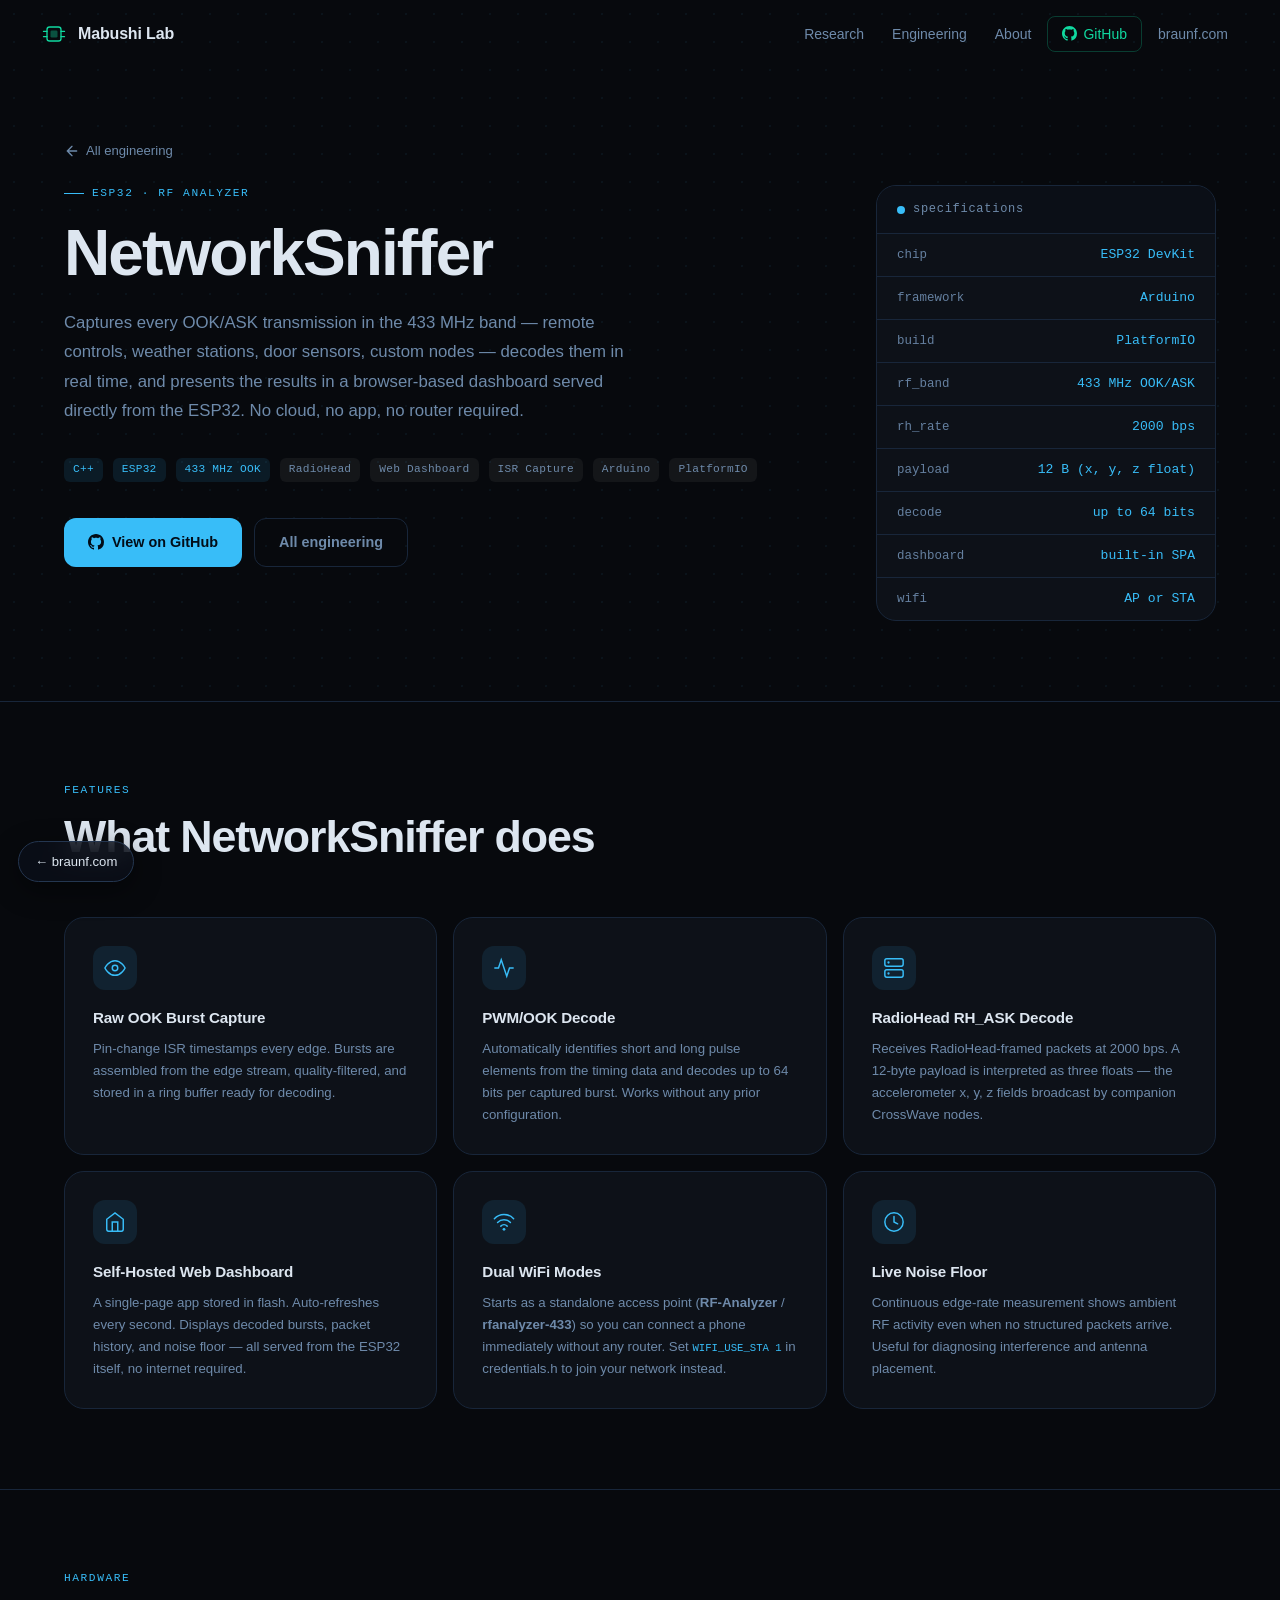
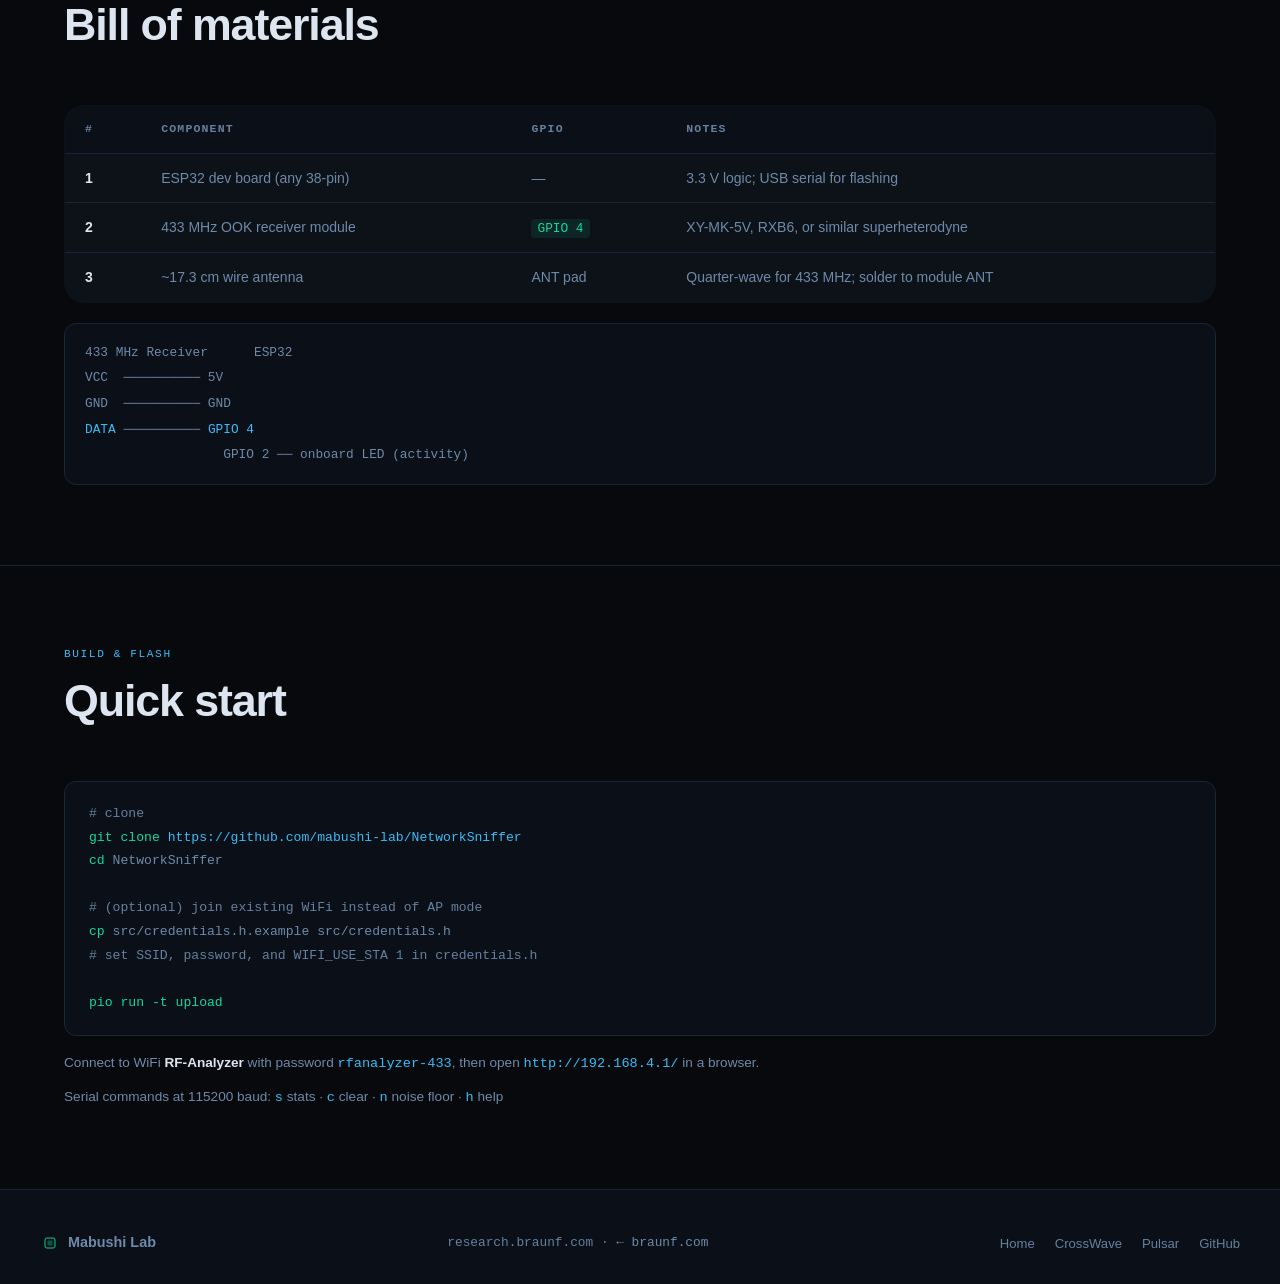
<file: networksniffer.html>
<!DOCTYPE html>
<html lang="en">
<head>
    <meta charset="UTF-8">
    <meta name="viewport" content="width=device-width, initial-scale=1.0">
    <title>NetworkSniffer — Mabushi Lab</title>
    <meta name="description" content="ESP32-based 433 MHz RF analyzer with live web dashboard. Captures OOK/ASK transmissions and decodes RadioHead packets in real time.">
    <meta name="theme-color" content="#07090d">
    <link rel="canonical" href="https://research.braunf.com/networksniffer.html">
    <meta property="og:type" content="website">
    <meta property="og:site_name" content="Mabushi Lab">
    <meta property="og:title" content="NetworkSniffer — Mabushi Lab">
    <meta property="og:description" content="ESP32-based 433 MHz RF analyzer with live web dashboard. Captures OOK/ASK transmissions and decodes RadioHead packets in real time.">
    <meta property="og:url" content="https://research.braunf.com/networksniffer.html">
    <meta property="og:image" content="https://research.braunf.com/og-image.png">
    <meta property="og:image:width" content="1200">
    <meta property="og:image:height" content="630">
    <meta name="twitter:card" content="summary_large_image">
    <meta name="twitter:title" content="NetworkSniffer — Mabushi Lab">
    <meta name="twitter:description" content="ESP32-based 433 MHz RF analyzer with live web dashboard. Captures OOK/ASK transmissions and decodes RadioHead packets in real time.">
    <meta name="twitter:image" content="https://research.braunf.com/og-image.png">
    <link rel="stylesheet" href="style.css">
    <link rel="icon" href="data:image/svg+xml,<svg xmlns='http://www.w3.org/2000/svg' viewBox='0 0 32 32'><rect width='32' height='32' fill='%2307090d'/><rect x='8' y='8' width='16' height='16' rx='3' fill='none' stroke='%2310d9a0' stroke-width='1.5'/><rect x='12' y='12' width='8' height='8' rx='1.5' fill='%2310d9a0' opacity='.4'/></svg>">
</head>
<body>

<nav class="nav" id="nav">
    <div class="nav-inner">
        <a href="/" class="nav-logo">
            <svg width="28" height="28" viewBox="0 0 32 32" fill="none">
                <rect x="8" y="8" width="16" height="16" rx="3" stroke="#10d9a0" stroke-width="1.5"/>
                <rect x="12" y="12" width="8" height="8" rx="1.5" fill="#10d9a0" opacity=".35"/>
                <line x1="4" y1="13" x2="8" y2="13" stroke="#10d9a0" stroke-width="1.5" stroke-linecap="round"/>
                <line x1="4" y1="19" x2="8" y2="19" stroke="#10d9a0" stroke-width="1.5" stroke-linecap="round"/>
                <line x1="24" y1="13" x2="28" y2="13" stroke="#10d9a0" stroke-width="1.5" stroke-linecap="round"/>
                <line x1="24" y1="19" x2="28" y2="19" stroke="#10d9a0" stroke-width="1.5" stroke-linecap="round"/>
            </svg>
            Mabushi Lab
        </a>
        <button class="nav-toggle" id="nav-toggle" aria-label="Toggle menu" aria-expanded="false" aria-controls="nav-links">
            <span></span><span></span><span></span>
        </button>
        <ul class="nav-links" id="nav-links">
            <li><a href="index.html#research">Research</a></li>
            <li><a href="index.html#engineering">Engineering</a></li>
            <li><a href="index.html#about">About</a></li>
            <li class="nav-github">
                <a href="https://github.com/mabushi-lab" target="_blank" rel="noopener">
                    <svg width="15" height="15" viewBox="0 0 24 24" fill="currentColor"><path d="M12 0C5.37 0 0 5.37 0 12c0 5.31 3.435 9.795 8.205 11.385.6.105.825-.255.825-.57 0-.285-.015-1.23-.015-2.235-3.015.555-3.795-.735-4.035-1.41-.135-.345-.72-1.41-1.23-1.695-.42-.225-1.02-.78-.015-.795.945-.015 1.62.87 1.845 1.23 1.08 1.815 2.805 1.305 3.495.99.105-.78.42-1.305.765-1.605-2.67-.3-5.46-1.335-5.46-5.925 0-1.305.465-2.385 1.23-3.225-.12-.3-.54-1.53.12-3.18 0 0 1.005-.315 3.3 1.23.96-.27 1.98-.405 3-.405s2.04.135 3 .405c2.295-1.56 3.3-1.23 3.3-1.23.66 1.65.24 2.88.12 3.18.765.84 1.23 1.905 1.23 3.225 0 4.605-2.805 5.625-5.475 5.925.435.375.81 1.095.81 2.22 0 1.605-.015 2.895-.015 3.3 0 .315.225.69.825.57A12.02 12.02 0 0024 12c0-6.63-5.37-12-12-12z"/></svg>
                    GitHub
                </a>
            </li>
            <li><a href="https://braunf.com">braunf.com</a></li>
        </ul>
    </div>
</nav>

<!-- Project Hero -->
<div class="project-hero blue">
    <div class="container">
        <a href="index.html#engineering" class="back-link" style="padding:0 0 24px; display:inline-flex; color:var(--text-muted)">
            <svg width="16" height="16" viewBox="0 0 24 24" fill="none" stroke="currentColor" stroke-width="2" stroke-linecap="round"><path d="M19 12H5M12 5l-7 7 7 7"/></svg>
            All engineering
        </a>
    </div>
    <div class="project-hero-inner container">
        <div class="project-hero-content">
            <p class="project-hero-label">ESP32 · RF Analyzer</p>
            <h1 class="project-hero-title">NetworkSniffer</h1>
            <p class="project-hero-desc">
                Captures every OOK/ASK transmission in the 433 MHz band — remote controls, weather stations,
                door sensors, custom nodes — decodes them in real time, and presents the results in a
                browser-based dashboard served directly from the ESP32. No cloud, no app, no router required.
            </p>
            <div class="project-hero-meta">
                <span class="tag blue">C++</span>
                <span class="tag blue">ESP32</span>
                <span class="tag blue">433 MHz OOK</span>
                <span class="tag muted">RadioHead</span>
                <span class="tag muted">Web Dashboard</span>
                <span class="tag muted">ISR Capture</span>
                <span class="tag muted">Arduino</span>
                <span class="tag muted">PlatformIO</span>
            </div>
            <div class="project-hero-actions">
                <a href="https://github.com/mabushi-lab/NetworkSniffer" target="_blank" rel="noopener" class="btn btn-primary" style="background:var(--accent2);color:#020d18">
                    <svg width="16" height="16" viewBox="0 0 24 24" fill="currentColor"><path d="M12 0C5.37 0 0 5.37 0 12c0 5.31 3.435 9.795 8.205 11.385.6.105.825-.255.825-.57 0-.285-.015-1.23-.015-2.235-3.015.555-3.795-.735-4.035-1.41-.135-.345-.72-1.41-1.23-1.695-.42-.225-1.02-.78-.015-.795.945-.015 1.62.87 1.845 1.23 1.08 1.815 2.805 1.305 3.495.99.105-.78.42-1.305.765-1.605-2.67-.3-5.46-1.335-5.46-5.925 0-1.305.465-2.385 1.23-3.225-.12-.3-.54-1.53.12-3.18 0 0 1.005-.315 3.3 1.23.96-.27 1.98-.405 3-.405s2.04.135 3 .405c2.295-1.56 3.3-1.23 3.3-1.23.66 1.65.24 2.88.12 3.18.765.84 1.23 1.905 1.23 3.225 0 4.605-2.805 5.625-5.475 5.925.435.375.81 1.095.81 2.22 0 1.605-.015 2.895-.015 3.3 0 .315.225.69.825.57A12.02 12.02 0 0024 12c0-6.63-5.37-12-12-12z"/></svg>
                    View on GitHub
                </a>
                <a href="index.html#engineering" class="btn btn-ghost">All engineering</a>
            </div>
        </div>
        <div class="project-hero-side">
            <div class="spec-card">
                <div class="spec-card-header">
                    <div class="spec-card-header-dot"></div>
                    <span>specifications</span>
                </div>
                <div class="spec-table">
                    <div class="spec-row"><span class="spec-key">chip</span><span class="spec-val">ESP32 DevKit</span></div>
                    <div class="spec-row"><span class="spec-key">framework</span><span class="spec-val">Arduino</span></div>
                    <div class="spec-row"><span class="spec-key">build</span><span class="spec-val">PlatformIO</span></div>
                    <div class="spec-row"><span class="spec-key">rf_band</span><span class="spec-val">433 MHz OOK/ASK</span></div>
                    <div class="spec-row"><span class="spec-key">rh_rate</span><span class="spec-val">2000 bps</span></div>
                    <div class="spec-row"><span class="spec-key">payload</span><span class="spec-val">12 B (x, y, z float)</span></div>
                    <div class="spec-row"><span class="spec-key">decode</span><span class="spec-val">up to 64 bits</span></div>
                    <div class="spec-row"><span class="spec-key">dashboard</span><span class="spec-val">built-in SPA</span></div>
                    <div class="spec-row"><span class="spec-key">wifi</span><span class="spec-val">AP or STA</span></div>
                </div>
            </div>
        </div>
    </div>
</div>

<!-- Features -->
<section class="detail-section">
    <div class="container">
        <div class="section-header left">
            <span class="section-label" style="color:var(--accent2)">Features</span>
            <h2 class="section-title">What NetworkSniffer does</h2>
        </div>
        <div class="features-grid">
            <div class="feature-card">
                <div class="feature-icon blue">
                    <svg viewBox="0 0 24 24" fill="none" stroke="#38bdf8" stroke-width="1.6" stroke-linecap="round"><path d="M1 12s4-8 11-8 11 8 11 8-4 8-11 8-11-8-11-8z"/><circle cx="12" cy="12" r="3"/></svg>
                </div>
                <h3 class="feature-title">Raw OOK Burst Capture</h3>
                <p class="feature-desc">Pin-change ISR timestamps every edge. Bursts are assembled from the edge stream, quality-filtered, and stored in a ring buffer ready for decoding.</p>
            </div>
            <div class="feature-card">
                <div class="feature-icon blue">
                    <svg viewBox="0 0 24 24" fill="none" stroke="#38bdf8" stroke-width="1.6" stroke-linecap="round"><polyline points="22 12 18 12 15 21 9 3 6 12 2 12"/></svg>
                </div>
                <h3 class="feature-title">PWM/OOK Decode</h3>
                <p class="feature-desc">Automatically identifies short and long pulse elements from the timing data and decodes up to 64 bits per captured burst. Works without any prior configuration.</p>
            </div>
            <div class="feature-card">
                <div class="feature-icon blue">
                    <svg viewBox="0 0 24 24" fill="none" stroke="#38bdf8" stroke-width="1.6" stroke-linecap="round"><rect x="2" y="2" width="20" height="8" rx="2"/><rect x="2" y="14" width="20" height="8" rx="2"/><line x1="6" y1="6" x2="6.01" y2="6" stroke-width="2.5"/><line x1="6" y1="18" x2="6.01" y2="18" stroke-width="2.5"/></svg>
                </div>
                <h3 class="feature-title">RadioHead RH_ASK Decode</h3>
                <p class="feature-desc">Receives RadioHead-framed packets at 2000 bps. A 12-byte payload is interpreted as three floats — the accelerometer x, y, z fields broadcast by companion CrossWave nodes.</p>
            </div>
            <div class="feature-card">
                <div class="feature-icon blue">
                    <svg viewBox="0 0 24 24" fill="none" stroke="#38bdf8" stroke-width="1.6" stroke-linecap="round"><path d="M3 9l9-7 9 7v11a2 2 0 0 1-2 2H5a2 2 0 0 1-2-2z"/><polyline points="9 22 9 12 15 12 15 22"/></svg>
                </div>
                <h3 class="feature-title">Self-Hosted Web Dashboard</h3>
                <p class="feature-desc">A single-page app stored in flash. Auto-refreshes every second. Displays decoded bursts, packet history, and noise floor — all served from the ESP32 itself, no internet required.</p>
            </div>
            <div class="feature-card">
                <div class="feature-icon blue">
                    <svg viewBox="0 0 24 24" fill="none" stroke="#38bdf8" stroke-width="1.6" stroke-linecap="round"><path d="M1.5 8.5a14 14 0 0 1 21 0"/><path d="M5 12.5a10 10 0 0 1 14 0"/><path d="M8.5 16.5a5 5 0 0 1 7 0"/><circle cx="12" cy="20" r="1.5" fill="#38bdf8" stroke="none"/></svg>
                </div>
                <h3 class="feature-title">Dual WiFi Modes</h3>
                <p class="feature-desc">Starts as a standalone access point (<strong>RF-Analyzer</strong> / <strong>rfanalyzer-433</strong>) so you can connect a phone immediately without any router. Set <code style="font-family:monospace;font-size:.8em;color:var(--accent2)">WIFI_USE_STA 1</code> in credentials.h to join your network instead.</p>
            </div>
            <div class="feature-card">
                <div class="feature-icon blue">
                    <svg viewBox="0 0 24 24" fill="none" stroke="#38bdf8" stroke-width="1.6" stroke-linecap="round"><circle cx="12" cy="12" r="10"/><polyline points="12 6 12 12 16 14"/></svg>
                </div>
                <h3 class="feature-title">Live Noise Floor</h3>
                <p class="feature-desc">Continuous edge-rate measurement shows ambient RF activity even when no structured packets arrive. Useful for diagnosing interference and antenna placement.</p>
            </div>
        </div>
    </div>
</section>

<!-- Hardware -->
<section class="detail-section">
    <div class="container">
        <div class="section-header left">
            <span class="section-label" style="color:var(--accent2)">Hardware</span>
            <h2 class="section-title">Bill of materials</h2>
        </div>
        <table class="hw-table">
            <thead>
                <tr><th>#</th><th>Component</th><th>GPIO</th><th>Notes</th></tr>
            </thead>
            <tbody>
                <tr><td>1</td><td>ESP32 dev board (any 38-pin)</td><td>—</td><td>3.3 V logic; USB serial for flashing</td></tr>
                <tr><td>2</td><td>433 MHz OOK receiver module</td><td><code>GPIO 4</code></td><td>XY-MK-5V, RXB6, or similar superheterodyne</td></tr>
                <tr><td>3</td><td>~17.3 cm wire antenna</td><td>ANT pad</td><td>Quarter-wave for 433 MHz; solder to module ANT</td></tr>
            </tbody>
        </table>
        <div style="margin-top:20px;padding:16px 20px;background:var(--bg-raised);border:1px solid var(--border);border-radius:var(--radius);font-family:var(--font-mono);font-size:.8rem;line-height:2;color:var(--text-muted)">
            <div>433 MHz Receiver &nbsp;&nbsp;&nbsp;&nbsp; ESP32</div>
            <div>VCC &nbsp;────────── 5V</div>
            <div>GND &nbsp;────────── GND</div>
            <div><span style="color:var(--accent2)">DATA</span> ────────── <span style="color:var(--accent2)">GPIO 4</span></div>
            <div>&nbsp;&nbsp;&nbsp;&nbsp;&nbsp;&nbsp;&nbsp;&nbsp;&nbsp;&nbsp;&nbsp;&nbsp;&nbsp;&nbsp;&nbsp;&nbsp;&nbsp; GPIO 2 ── onboard LED (activity)</div>
        </div>
    </div>
</section>

<!-- Build -->
<section class="detail-section">
    <div class="container">
        <div class="section-header left">
            <span class="section-label" style="color:var(--accent2)">Build & Flash</span>
            <h2 class="section-title">Quick start</h2>
        </div>
        <div class="code-block">
            <div><span class="cb-comment"># clone</span></div>
            <div><span class="cb-cmd">git clone</span> <span class="cb-arg">https://github.com/mabushi-lab/NetworkSniffer</span></div>
            <div><span class="cb-cmd">cd</span> NetworkSniffer</div>
            <div>&nbsp;</div>
            <div><span class="cb-comment"># (optional) join existing WiFi instead of AP mode</span></div>
            <div><span class="cb-cmd">cp</span> src/credentials.h.example src/credentials.h</div>
            <div><span class="cb-comment"># set SSID, password, and WIFI_USE_STA 1 in credentials.h</span></div>
            <div>&nbsp;</div>
            <div><span class="cb-cmd">pio run -t upload</span></div>
        </div>
        <p style="margin-top:16px;font-size:.85rem;color:var(--text-muted)">
            Connect to WiFi <strong style="color:var(--text)">RF-Analyzer</strong> with password
            <span style="font-family:monospace;color:var(--accent2)">rfanalyzer-433</span>, then open
            <span style="font-family:monospace;color:var(--accent2)">http://192.168.4.1/</span> in a browser.
        </p>
        <p style="margin-top:12px;font-size:.85rem;color:var(--text-muted)">
            Serial commands at 115200 baud:
            <span style="font-family:monospace;color:var(--accent2)">s</span> stats ·
            <span style="font-family:monospace;color:var(--accent2)">c</span> clear ·
            <span style="font-family:monospace;color:var(--accent2)">n</span> noise floor ·
            <span style="font-family:monospace;color:var(--accent2)">h</span> help
        </p>
    </div>
</section>

<footer class="footer">
    <div class="footer-inner">
        <div class="footer-logo">
            <svg width="20" height="20" viewBox="0 0 32 32" fill="none">
                <rect x="8" y="8" width="16" height="16" rx="3" stroke="#10d9a0" stroke-width="1.5"/>
                <rect x="12" y="12" width="8" height="8" rx="1.5" fill="#10d9a0" opacity=".35"/>
            </svg>
            Mabushi Lab
        </div>
        <span class="footer-copy">research.braunf.com &middot; <a href="https://braunf.com" class="footer-hub">&larr; braunf.com</a></span>
        <ul class="footer-links">
            <li><a href="index.html">Home</a></li>
            <li><a href="crosswave.html">CrossWave</a></li>
            <li><a href="pulsar.html">Pulsar</a></li>
            <li><a href="https://github.com/mabushi-lab/NetworkSniffer" target="_blank" rel="noopener">GitHub</a></li>
        </ul>
    </div>
</footer>

<a class="back-pill" data-back href="https://braunf.com/">&larr; braunf.com</a>
<script src="script.js"></script>
</body>
</html>
</file>
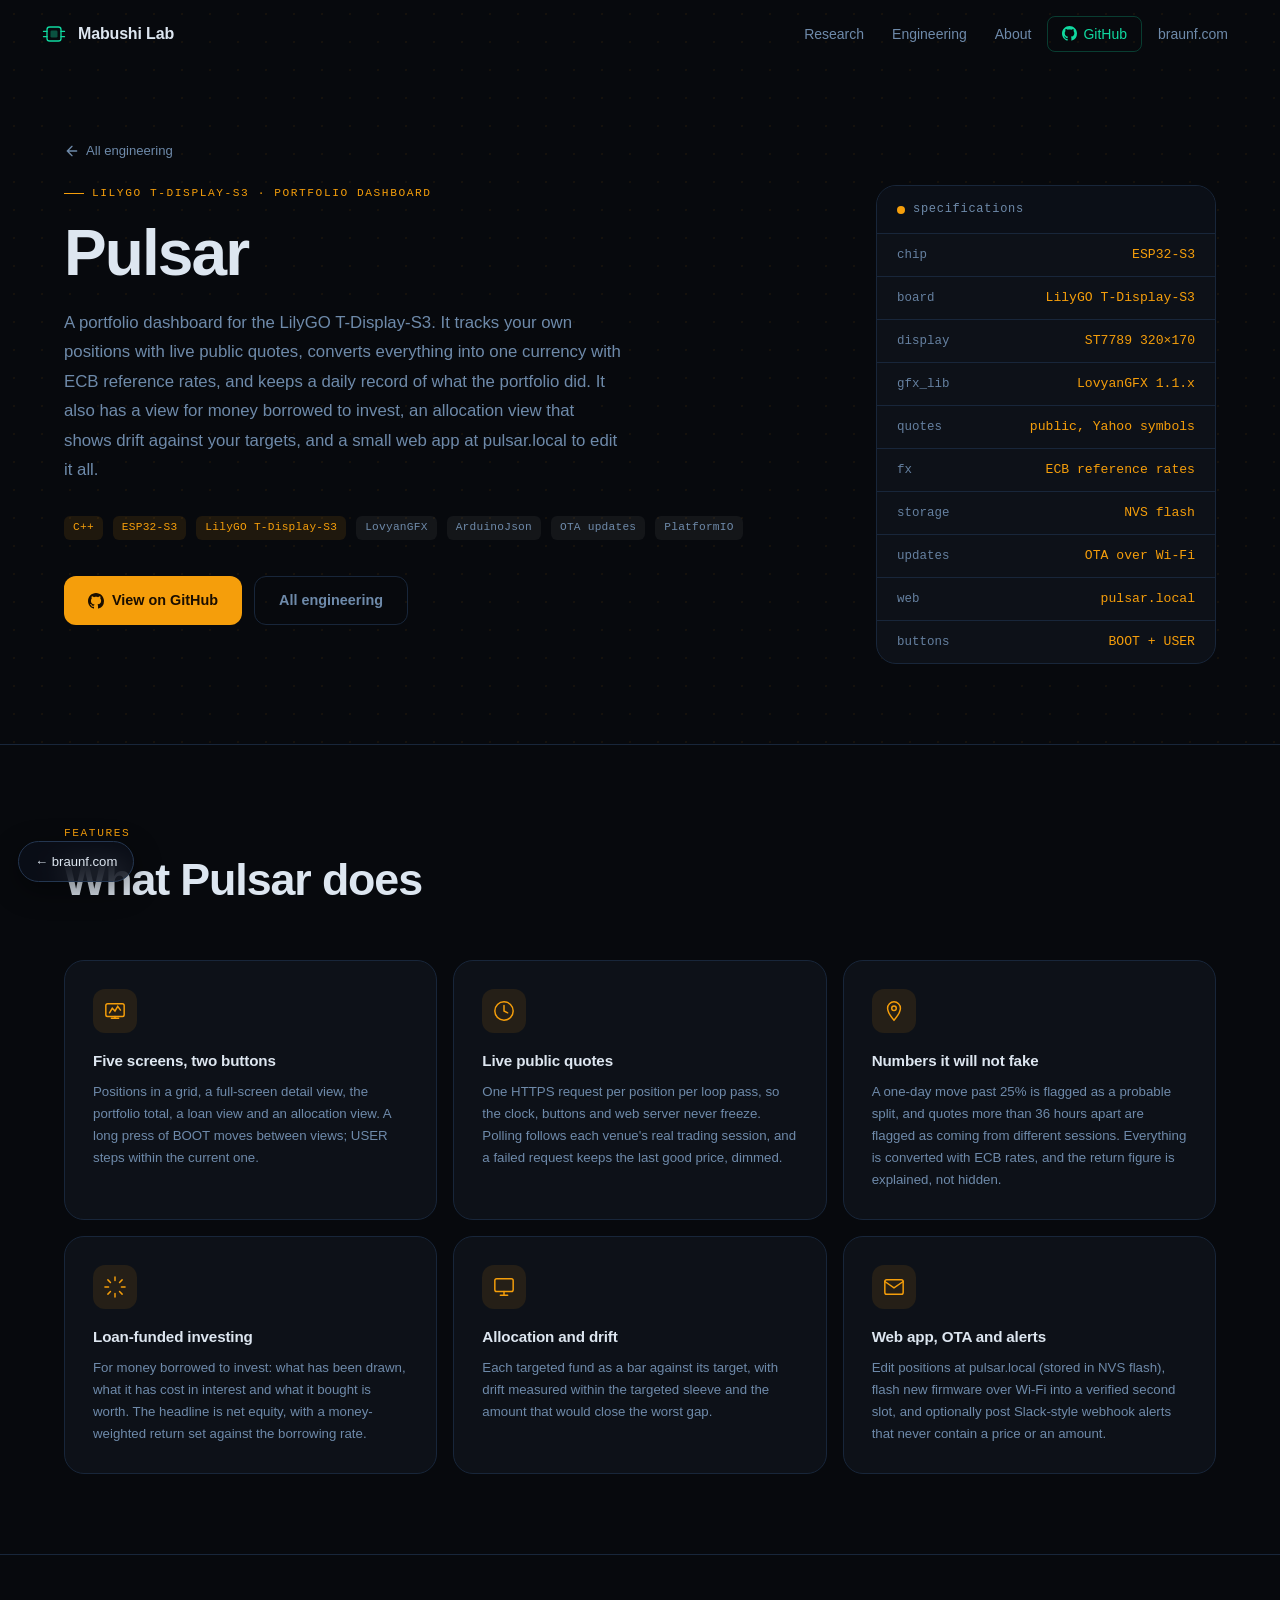
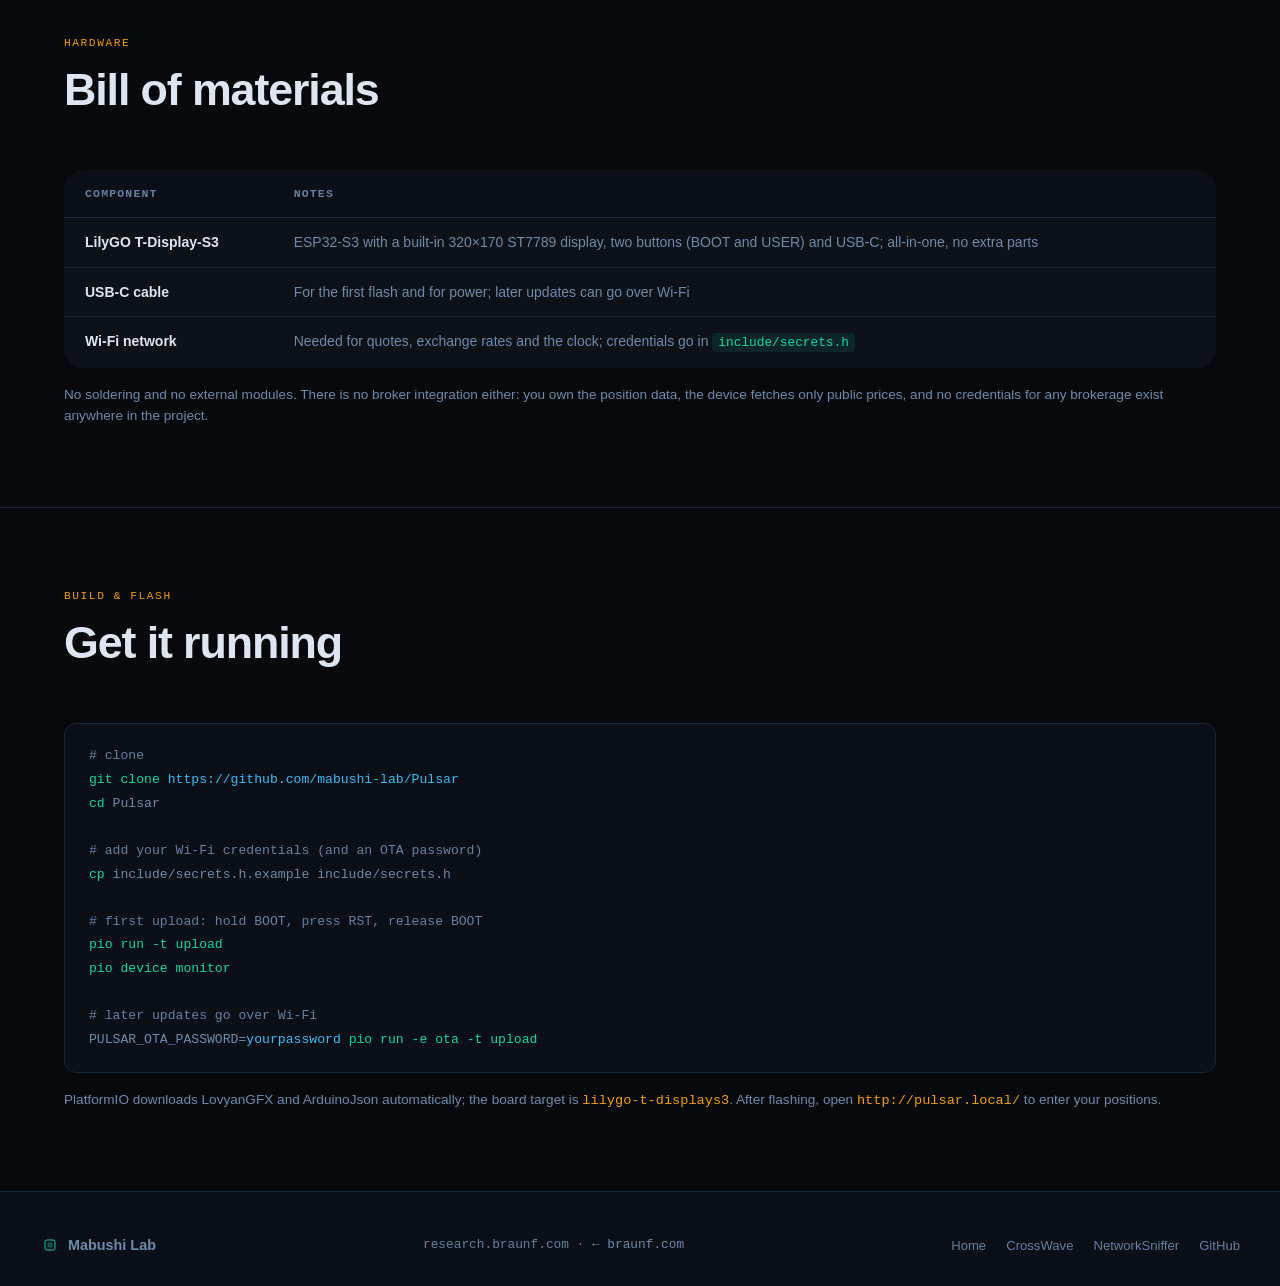
<file: pulsar.html>
<!DOCTYPE html>
<html lang="en">
<head>
    <meta charset="UTF-8">
    <meta name="viewport" content="width=device-width, initial-scale=1.0">
    <title>Pulsar — Mabushi Lab</title>
    <meta name="description" content="Pulsar is a portfolio dashboard for the LilyGO T-Display-S3: live public quotes, ECB currency conversion, a loan-funded-investing view and allocation drift.">
    <meta name="theme-color" content="#07090d">
    <link rel="canonical" href="https://research.braunf.com/pulsar.html">
    <meta property="og:type" content="website">
    <meta property="og:site_name" content="Mabushi Lab">
    <meta property="og:title" content="Pulsar — Mabushi Lab">
    <meta property="og:description" content="Pulsar is a portfolio dashboard for the LilyGO T-Display-S3: live public quotes, ECB currency conversion, a loan-funded-investing view and allocation drift.">
    <meta property="og:url" content="https://research.braunf.com/pulsar.html">
    <meta property="og:image" content="https://research.braunf.com/og-image.png">
    <meta property="og:image:width" content="1200">
    <meta property="og:image:height" content="630">
    <meta name="twitter:card" content="summary_large_image">
    <meta name="twitter:title" content="Pulsar — Mabushi Lab">
    <meta name="twitter:description" content="Pulsar is a portfolio dashboard for the LilyGO T-Display-S3: live public quotes, ECB currency conversion, a loan-funded-investing view and allocation drift.">
    <meta name="twitter:image" content="https://research.braunf.com/og-image.png">
    <link rel="stylesheet" href="style.css">
    <link rel="icon" href="data:image/svg+xml,<svg xmlns='http://www.w3.org/2000/svg' viewBox='0 0 32 32'><rect width='32' height='32' fill='%2307090d'/><rect x='8' y='8' width='16' height='16' rx='3' fill='none' stroke='%2310d9a0' stroke-width='1.5'/><rect x='12' y='12' width='8' height='8' rx='1.5' fill='%2310d9a0' opacity='.4'/></svg>">
</head>
<body>

<nav class="nav" id="nav">
    <div class="nav-inner">
        <a href="/" class="nav-logo">
            <svg width="28" height="28" viewBox="0 0 32 32" fill="none">
                <rect x="8" y="8" width="16" height="16" rx="3" stroke="#10d9a0" stroke-width="1.5"/>
                <rect x="12" y="12" width="8" height="8" rx="1.5" fill="#10d9a0" opacity=".35"/>
                <line x1="4" y1="13" x2="8" y2="13" stroke="#10d9a0" stroke-width="1.5" stroke-linecap="round"/>
                <line x1="4" y1="19" x2="8" y2="19" stroke="#10d9a0" stroke-width="1.5" stroke-linecap="round"/>
                <line x1="24" y1="13" x2="28" y2="13" stroke="#10d9a0" stroke-width="1.5" stroke-linecap="round"/>
                <line x1="24" y1="19" x2="28" y2="19" stroke="#10d9a0" stroke-width="1.5" stroke-linecap="round"/>
            </svg>
            Mabushi Lab
        </a>
        <button class="nav-toggle" id="nav-toggle" aria-label="Toggle menu" aria-expanded="false" aria-controls="nav-links">
            <span></span><span></span><span></span>
        </button>
        <ul class="nav-links" id="nav-links">
            <li><a href="index.html#research">Research</a></li>
            <li><a href="index.html#engineering">Engineering</a></li>
            <li><a href="index.html#about">About</a></li>
            <li class="nav-github">
                <a href="https://github.com/mabushi-lab" target="_blank" rel="noopener">
                    <svg width="15" height="15" viewBox="0 0 24 24" fill="currentColor"><path d="M12 0C5.37 0 0 5.37 0 12c0 5.31 3.435 9.795 8.205 11.385.6.105.825-.255.825-.57 0-.285-.015-1.23-.015-2.235-3.015.555-3.795-.735-4.035-1.41-.135-.345-.72-1.41-1.23-1.695-.42-.225-1.02-.78-.015-.795.945-.015 1.62.87 1.845 1.23 1.08 1.815 2.805 1.305 3.495.99.105-.78.42-1.305.765-1.605-2.67-.3-5.46-1.335-5.46-5.925 0-1.305.465-2.385 1.23-3.225-.12-.3-.54-1.53.12-3.18 0 0 1.005-.315 3.3 1.23.96-.27 1.98-.405 3-.405s2.04.135 3 .405c2.295-1.56 3.3-1.23 3.3-1.23.66 1.65.24 2.88.12 3.18.765.84 1.23 1.905 1.23 3.225 0 4.605-2.805 5.625-5.475 5.925.435.375.81 1.095.81 2.22 0 1.605-.015 2.895-.015 3.3 0 .315.225.69.825.57A12.02 12.02 0 0024 12c0-6.63-5.37-12-12-12z"/></svg>
                    GitHub
                </a>
            </li>
            <li><a href="https://braunf.com">braunf.com</a></li>
        </ul>
    </div>
</nav>

<!-- Project Hero -->
<div class="project-hero amber">
    <div class="container">
        <a href="index.html#engineering" class="back-link" style="padding:0 0 24px; display:inline-flex; color:var(--text-muted)">
            <svg width="16" height="16" viewBox="0 0 24 24" fill="none" stroke="currentColor" stroke-width="2" stroke-linecap="round"><path d="M19 12H5M12 5l-7 7 7 7"/></svg>
            All engineering
        </a>
    </div>
    <div class="project-hero-inner container">
        <div class="project-hero-content">
            <p class="project-hero-label">LilyGO T-Display-S3 · Portfolio Dashboard</p>
            <h1 class="project-hero-title">Pulsar</h1>
            <p class="project-hero-desc">
                A portfolio dashboard for the LilyGO T-Display-S3. It tracks your own positions with live public
                quotes, converts everything into one currency with ECB reference rates, and keeps a daily record of
                what the portfolio did. It also has a view for money borrowed to invest, an allocation view that shows
                drift against your targets, and a small web app at pulsar.local to edit it all.
            </p>
            <div class="project-hero-meta">
                <span class="tag amber">C++</span>
                <span class="tag amber">ESP32-S3</span>
                <span class="tag amber">LilyGO T-Display-S3</span>
                <span class="tag muted">LovyanGFX</span>
                <span class="tag muted">ArduinoJson</span>
                <span class="tag muted">OTA updates</span>
                <span class="tag muted">PlatformIO</span>
            </div>
            <div class="project-hero-actions">
                <a href="https://github.com/mabushi-lab/Pulsar" target="_blank" rel="noopener" class="btn btn-primary" style="background:var(--amber);color:#1a0e00">
                    <svg width="16" height="16" viewBox="0 0 24 24" fill="currentColor"><path d="M12 0C5.37 0 0 5.37 0 12c0 5.31 3.435 9.795 8.205 11.385.6.105.825-.255.825-.57 0-.285-.015-1.23-.015-2.235-3.015.555-3.795-.735-4.035-1.41-.135-.345-.72-1.41-1.23-1.695-.42-.225-1.02-.78-.015-.795.945-.015 1.62.87 1.845 1.23 1.08 1.815 2.805 1.305 3.495.99.105-.78.42-1.305.765-1.605-2.67-.3-5.46-1.335-5.46-5.925 0-1.305.465-2.385 1.23-3.225-.12-.3-.54-1.53.12-3.18 0 0 1.005-.315 3.3 1.23.96-.27 1.98-.405 3-.405s2.04.135 3 .405c2.295-1.56 3.3-1.23 3.3-1.23.66 1.65.24 2.88.12 3.18.765.84 1.23 1.905 1.23 3.225 0 4.605-2.805 5.625-5.475 5.925.435.375.81 1.095.81 2.22 0 1.605-.015 2.895-.015 3.3 0 .315.225.69.825.57A12.02 12.02 0 0024 12c0-6.63-5.37-12-12-12z"/></svg>
                    View on GitHub
                </a>
                <a href="index.html#engineering" class="btn btn-ghost">All engineering</a>
            </div>
        </div>
        <div class="project-hero-side">
            <div class="spec-card">
                <div class="spec-card-header">
                    <div class="spec-card-header-dot"></div>
                    <span>specifications</span>
                </div>
                <div class="spec-table">
                    <div class="spec-row"><span class="spec-key">chip</span><span class="spec-val">ESP32-S3</span></div>
                    <div class="spec-row"><span class="spec-key">board</span><span class="spec-val">LilyGO T-Display-S3</span></div>
                    <div class="spec-row"><span class="spec-key">display</span><span class="spec-val">ST7789 320×170</span></div>
                    <div class="spec-row"><span class="spec-key">gfx_lib</span><span class="spec-val">LovyanGFX 1.1.x</span></div>
                    <div class="spec-row"><span class="spec-key">quotes</span><span class="spec-val">public, Yahoo symbols</span></div>
                    <div class="spec-row"><span class="spec-key">fx</span><span class="spec-val">ECB reference rates</span></div>
                    <div class="spec-row"><span class="spec-key">storage</span><span class="spec-val">NVS flash</span></div>
                    <div class="spec-row"><span class="spec-key">updates</span><span class="spec-val">OTA over Wi-Fi</span></div>
                    <div class="spec-row"><span class="spec-key">web</span><span class="spec-val">pulsar.local</span></div>
                    <div class="spec-row"><span class="spec-key">buttons</span><span class="spec-val">BOOT + USER</span></div>
                </div>
            </div>
        </div>
    </div>
</div>

<!-- Features -->
<section class="detail-section">
    <div class="container">
        <div class="section-header left">
            <span class="section-label" style="color:var(--amber)">Features</span>
            <h2 class="section-title">What Pulsar does</h2>
        </div>
        <div class="features-grid">
            <div class="feature-card">
                <div class="feature-icon amber">
                    <svg viewBox="0 0 24 24" fill="none" stroke="#f59e0b" stroke-width="1.6" stroke-linecap="round"><rect x="2" y="4" width="20" height="14" rx="2"/><path d="M8 20h8M12 18v2"/><polyline points="6,14 9,9 12,12 15,7 18,11"/></svg>
                </div>
                <h3 class="feature-title">Five screens, two buttons</h3>
                <p class="feature-desc">Positions in a grid, a full-screen detail view, the portfolio total, a loan view and an allocation view. A long press of BOOT moves between views; USER steps within the current one.</p>
            </div>
            <div class="feature-card">
                <div class="feature-icon amber">
                    <svg viewBox="0 0 24 24" fill="none" stroke="#f59e0b" stroke-width="1.6" stroke-linecap="round"><circle cx="12" cy="12" r="10"/><polyline points="12 6 12 12 16 14"/></svg>
                </div>
                <h3 class="feature-title">Live public quotes</h3>
                <p class="feature-desc">One HTTPS request per position per loop pass, so the clock, buttons and web server never freeze. Polling follows each venue's real trading session, and a failed request keeps the last good price, dimmed.</p>
            </div>
            <div class="feature-card">
                <div class="feature-icon amber">
                    <svg viewBox="0 0 24 24" fill="none" stroke="#f59e0b" stroke-width="1.6" stroke-linecap="round"><path d="M12 2a7 7 0 0 1 7 7c0 5-7 13-7 13S5 14 5 9a7 7 0 0 1 7-7z"/><circle cx="12" cy="9" r="2.5"/></svg>
                </div>
                <h3 class="feature-title">Numbers it will not fake</h3>
                <p class="feature-desc">A one-day move past 25% is flagged as a probable split, and quotes more than 36 hours apart are flagged as coming from different sessions. Everything is converted with ECB rates, and the return figure is explained, not hidden.</p>
            </div>
            <div class="feature-card">
                <div class="feature-icon amber">
                    <svg viewBox="0 0 24 24" fill="none" stroke="#f59e0b" stroke-width="1.6" stroke-linecap="round"><path d="M12 1v4M12 19v4M4.22 4.22l2.83 2.83M16.95 16.95l2.83 2.83M1 12h4M19 12h4M4.22 19.78l2.83-2.83M16.95 7.05l2.83-2.83"/></svg>
                </div>
                <h3 class="feature-title">Loan-funded investing</h3>
                <p class="feature-desc">For money borrowed to invest: what has been drawn, what it has cost in interest and what it bought is worth. The headline is net equity, with a money-weighted return set against the borrowing rate.</p>
            </div>
            <div class="feature-card">
                <div class="feature-icon amber">
                    <svg viewBox="0 0 24 24" fill="none" stroke="#f59e0b" stroke-width="1.6" stroke-linecap="round"><rect x="2" y="3" width="20" height="14" rx="2"/><path d="M8 21h8M12 17v4"/></svg>
                </div>
                <h3 class="feature-title">Allocation and drift</h3>
                <p class="feature-desc">Each targeted fund as a bar against its target, with drift measured within the targeted sleeve and the amount that would close the worst gap.</p>
            </div>
            <div class="feature-card">
                <div class="feature-icon amber">
                    <svg viewBox="0 0 24 24" fill="none" stroke="#f59e0b" stroke-width="1.6" stroke-linecap="round"><path d="M4 4h16c1.1 0 2 .9 2 2v12c0 1.1-.9 2-2 2H4c-1.1 0-2-.9-2-2V6c0-1.1.9-2 2-2z"/><polyline points="22,6 12,13 2,6"/></svg>
                </div>
                <h3 class="feature-title">Web app, OTA and alerts</h3>
                <p class="feature-desc">Edit positions at pulsar.local (stored in NVS flash), flash new firmware over Wi-Fi into a verified second slot, and optionally post Slack-style webhook alerts that never contain a price or an amount.</p>
            </div>
        </div>
    </div>
</section>

<!-- Hardware -->
<section class="detail-section">
    <div class="container">
        <div class="section-header left">
            <span class="section-label" style="color:var(--amber)">Hardware</span>
            <h2 class="section-title">Bill of materials</h2>
        </div>
        <table class="hw-table">
            <thead>
                <tr><th>Component</th><th>Notes</th></tr>
            </thead>
            <tbody>
                <tr><td>LilyGO T-Display-S3</td><td>ESP32-S3 with a built-in 320×170 ST7789 display, two buttons (BOOT and USER) and USB-C; all-in-one, no extra parts</td></tr>
                <tr><td>USB-C cable</td><td>For the first flash and for power; later updates can go over Wi-Fi</td></tr>
                <tr><td>Wi-Fi network</td><td>Needed for quotes, exchange rates and the clock; credentials go in <code>include/secrets.h</code></td></tr>
            </tbody>
        </table>
        <p style="margin-top:16px;font-size:.85rem;color:var(--text-muted)">
            No soldering and no external modules. There is no broker integration either: you own the position data, the device fetches only public prices, and no credentials for any brokerage exist anywhere in the project.
        </p>
    </div>
</section>

<!-- Build -->
<section class="detail-section">
    <div class="container">
        <div class="section-header left">
            <span class="section-label" style="color:var(--amber)">Build & Flash</span>
            <h2 class="section-title">Get it running</h2>
        </div>
        <div class="code-block">
            <div><span class="cb-comment"># clone</span></div>
            <div><span class="cb-cmd">git clone</span> <span class="cb-arg">https://github.com/mabushi-lab/Pulsar</span></div>
            <div><span class="cb-cmd">cd</span> Pulsar</div>
            <div>&nbsp;</div>
            <div><span class="cb-comment"># add your Wi-Fi credentials (and an OTA password)</span></div>
            <div><span class="cb-cmd">cp</span> include/secrets.h.example include/secrets.h</div>
            <div>&nbsp;</div>
            <div><span class="cb-comment"># first upload: hold BOOT, press RST, release BOOT</span></div>
            <div><span class="cb-cmd">pio run -t upload</span></div>
            <div><span class="cb-cmd">pio device monitor</span></div>
            <div>&nbsp;</div>
            <div><span class="cb-comment"># later updates go over Wi-Fi</span></div>
            <div>PULSAR_OTA_PASSWORD=<span class="cb-arg">yourpassword</span> <span class="cb-cmd">pio run -e ota -t upload</span></div>
        </div>
        <p style="margin-top:16px;font-size:.85rem;color:var(--text-muted)">
            PlatformIO downloads LovyanGFX and ArduinoJson automatically; the board target is <span style="font-family:monospace;color:var(--amber)">lilygo-t-displays3</span>. After flashing, open <span style="font-family:monospace;color:var(--amber)">http://pulsar.local/</span> to enter your positions.
        </p>
    </div>
</section>

<footer class="footer">
    <div class="footer-inner">
        <div class="footer-logo">
            <svg width="20" height="20" viewBox="0 0 32 32" fill="none">
                <rect x="8" y="8" width="16" height="16" rx="3" stroke="#10d9a0" stroke-width="1.5"/>
                <rect x="12" y="12" width="8" height="8" rx="1.5" fill="#10d9a0" opacity=".35"/>
            </svg>
            Mabushi Lab
        </div>
        <span class="footer-copy">research.braunf.com &middot; <a href="https://braunf.com" class="footer-hub">&larr; braunf.com</a></span>
        <ul class="footer-links">
            <li><a href="index.html">Home</a></li>
            <li><a href="crosswave.html">CrossWave</a></li>
            <li><a href="networksniffer.html">NetworkSniffer</a></li>
            <li><a href="https://github.com/mabushi-lab/Pulsar" target="_blank" rel="noopener">GitHub</a></li>
        </ul>
    </div>
</footer>

<a class="back-pill" data-back href="https://braunf.com/">&larr; braunf.com</a>
<script src="script.js"></script>
</body>
</html>
</file>
<file: style.css>
/* ===== Reset & Variables ===== */
*, *::before, *::after {
    margin: 0;
    padding: 0;
    box-sizing: border-box;
}

:root {
    --bg:            #07090d;
    --bg-raised:     #0b0f17;
    --bg-card:       #0d1118;
    --bg-card-hover: #111720;
    --border:        #18263a;
    --border-hover:  #243650;
    --text:          #dde6f0;
    --text-muted:    #6e8aaa;
    --text-dim:      #6580a0;
    --accent:        #10d9a0;
    --accent-light:  #3ee3b2;
    --accent-dim:    rgba(16, 217, 160, 0.1);
    --accent-glow:   rgba(16, 217, 160, 0.22);
    --accent2:       #38bdf8;
    --accent2-dim:   rgba(56, 189, 248, 0.1);
    --amber:         #f59e0b;
    --amber-dim:     rgba(245, 158, 11, 0.1);
    --red:           #f87171;
    --radius:        12px;
    --radius-lg:     20px;
    --font:          -apple-system, BlinkMacSystemFont, 'Segoe UI', Roboto, 'Helvetica Neue', sans-serif;
    --font-mono:     'SF Mono', 'Fira Code', 'Fira Mono', Menlo, monospace;
    --max-w:         1200px;
    --transition:    0.3s cubic-bezier(0.4, 0, 0.2, 1);
}

html { scroll-behavior: smooth; -webkit-font-smoothing: antialiased; }

body {
    font-family: var(--font);
    background: var(--bg);
    color: var(--text);
    line-height: 1.6;
    overflow-x: hidden;
}

a { color: inherit; text-decoration: none; }
img { max-width: 100%; display: block; }

.container {
    max-width: var(--max-w);
    margin: 0 auto;
    padding: 0 24px;
}

/* ===== Nav ===== */
.nav {
    position: fixed;
    top: 0; left: 0; right: 0;
    z-index: 100;
    padding: 0 24px;
}

.nav::before {
    content: '';
    position: absolute;
    inset: 0;
    z-index: -1;
    background: rgba(7, 9, 13, 0.90);
    backdrop-filter: blur(20px);
    -webkit-backdrop-filter: blur(20px);
    border-bottom: 1px solid var(--border);
    opacity: 0;
    transition: opacity var(--transition);
}

.nav.scrolled::before,
.nav.menu-open::before { opacity: 1; }

.nav-inner {
    max-width: var(--max-w);
    margin: 0 auto;
    display: flex;
    align-items: center;
    justify-content: space-between;
    height: 68px;
}

.nav-logo {
    display: flex;
    align-items: center;
    gap: 10px;
    font-weight: 700;
    font-size: 1rem;
    letter-spacing: -0.01em;
    color: var(--text);
}

.nav-logo svg { flex-shrink: 0; }

.nav-links {
    display: flex;
    align-items: center;
    gap: 4px;
    list-style: none;
}

.nav-links a {
    padding: 6px 12px;
    border-radius: 8px;
    font-size: 0.875rem;
    color: var(--text-muted);
    transition: color var(--transition), background var(--transition);
}

.nav-links a:hover { color: var(--text); background: rgba(255,255,255,0.05); }

.nav-links .nav-github a {
    display: flex;
    align-items: center;
    gap: 6px;
    color: var(--accent);
    border: 1px solid rgba(16, 217, 160, 0.25);
    border-radius: 8px;
    padding: 6px 14px;
    font-size: 0.875rem;
    font-weight: 500;
    transition: background var(--transition), border-color var(--transition);
}

.nav-links .nav-github a:hover {
    background: var(--accent-dim);
    border-color: var(--accent);
}

.nav-toggle {
    display: none;
    flex-direction: column;
    gap: 5px;
    background: none;
    border: none;
    cursor: pointer;
    padding: 4px;
}

.nav-toggle span {
    width: 22px;
    height: 2px;
    background: var(--text-muted);
    border-radius: 2px;
    transition: all var(--transition);
    display: block;
}

/* ===== Hero ===== */
.hero {
    position: relative;
    min-height: 100vh;
    display: flex;
    align-items: center;
    overflow: hidden;
}

.hero-bg {
    position: absolute;
    inset: 0;
    z-index: 0;
}

/* dot grid */
.hero-bg::before {
    content: '';
    position: absolute;
    inset: 0;
    background-image: radial-gradient(circle, rgba(16, 217, 160, 0.12) 1px, transparent 1px);
    background-size: 32px 32px;
}

/* radial spotlight */
.hero-bg::after {
    content: '';
    position: absolute;
    inset: 0;
    background: radial-gradient(ellipse 80% 60% at 50% 50%, transparent 0%, var(--bg) 70%);
}

.hero-glow {
    position: absolute;
    width: 640px;
    height: 640px;
    top: 50%;
    left: 50%;
    transform: translate(-50%, -50%);
    background: radial-gradient(circle, var(--accent-glow) 0%, transparent 68%);
    border-radius: 50%;
    animation: glow-pulse 5s ease-in-out infinite;
}

@keyframes glow-pulse {
    0%, 100% { opacity: 0.6; transform: translate(-50%, -50%) scale(1); }
    50%       { opacity: 1;   transform: translate(-50%, -50%) scale(1.08); }
}

.hero-content {
    position: relative;
    z-index: 1;
    max-width: var(--max-w);
    margin: 0 auto;
    padding: 120px 24px 80px;
    width: 100%;
}

.hero-label {
    display: inline-flex;
    align-items: center;
    gap: 8px;
    font-size: 0.75rem;
    font-family: var(--font-mono);
    letter-spacing: 0.12em;
    text-transform: uppercase;
    color: var(--accent);
    margin-bottom: 24px;
}

.hero-label::before {
    content: '';
    width: 24px;
    height: 1px;
    background: var(--accent);
    display: block;
}

.hero-title {
    font-size: clamp(2.8rem, 7vw, 5.5rem);
    font-weight: 800;
    letter-spacing: -0.03em;
    line-height: 1.08;
    margin-bottom: 24px;
    max-width: 780px;
}

.hero-accent {
    background: linear-gradient(135deg, var(--accent), var(--accent2));
    -webkit-background-clip: text;
    -webkit-text-fill-color: transparent;
    background-clip: text;
}

.hero-sub {
    font-size: 1.15rem;
    color: var(--text-muted);
    max-width: 540px;
    line-height: 1.7;
    margin-bottom: 40px;
}

.hero-actions {
    display: flex;
    flex-wrap: wrap;
    gap: 12px;
    align-items: center;
}

.hero-scroll {
    position: absolute;
    bottom: 32px;
    left: 50%;
    transform: translateX(-50%);
    z-index: 1;
}

.scroll-line {
    width: 1px;
    height: 48px;
    background: linear-gradient(to bottom, var(--accent), transparent);
    margin: 0 auto;
    animation: scroll-drop 1.8s ease-in-out infinite;
}

@keyframes scroll-drop {
    0%   { opacity: 0; transform: scaleY(0); transform-origin: top; }
    40%  { opacity: 1; }
    100% { opacity: 0; transform: scaleY(1); transform-origin: top; }
}

/* ===== Buttons ===== */
.btn {
    display: inline-flex;
    align-items: center;
    gap: 8px;
    padding: 12px 24px;
    border-radius: var(--radius);
    font-size: 0.9rem;
    font-weight: 600;
    transition: all var(--transition);
    cursor: pointer;
    border: none;
}

.btn-primary {
    background: var(--accent);
    color: #030a06;
}

.btn-primary:hover {
    background: var(--accent-light);
    transform: translateY(-1px);
    box-shadow: 0 8px 24px var(--accent-glow);
}

.btn-ghost {
    background: transparent;
    color: var(--text-muted);
    border: 1px solid var(--border);
}

.btn-ghost:hover {
    color: var(--text);
    border-color: var(--border-hover);
    background: rgba(255,255,255,0.04);
}

/* ===== Stats Strip ===== */
.stats-strip {
    border-top: 1px solid var(--border);
    border-bottom: 1px solid var(--border);
    background: var(--bg-raised);
    padding: 20px 24px;
}

.stats-strip-inner {
    max-width: var(--max-w);
    margin: 0 auto;
    display: flex;
    align-items: center;
    gap: 0;
    flex-wrap: wrap;
}

.strip-item {
    display: flex;
    align-items: center;
    gap: 10px;
    padding: 4px 32px 4px 0;
    margin-right: 32px;
    border-right: 1px solid var(--border);
}

.strip-item:last-child { border-right: none; margin-right: 0; }

.strip-value {
    font-size: 1.25rem;
    font-weight: 700;
    color: var(--accent);
    font-family: var(--font-mono);
}

.strip-label {
    font-size: 0.8rem;
    color: var(--text-muted);
    font-family: var(--font-mono);
    letter-spacing: 0.04em;
}

/* ===== Sections ===== */
.section { padding: 96px 0; }
.section-alt { background: var(--bg-raised); }

.section-header { text-align: center; margin-bottom: 56px; }
.section-header.left { text-align: left; }

.section-label {
    font-size: 0.7rem;
    font-family: var(--font-mono);
    letter-spacing: 0.14em;
    text-transform: uppercase;
    color: var(--accent);
    margin-bottom: 12px;
    display: block;
}

.section-title {
    font-size: clamp(1.8rem, 4vw, 2.8rem);
    font-weight: 800;
    letter-spacing: -0.025em;
    line-height: 1.1;
    margin-bottom: 16px;
}

.section-sub {
    font-size: 1rem;
    color: var(--text-muted);
    max-width: 520px;
    margin: 0 auto;
    line-height: 1.7;
}

.section-header.left .section-sub { margin: 0; }

/* ===== Projects Grid (index) ===== */
.projects-grid {
    display: grid;
    grid-template-columns: 1fr 1fr 1fr;
    gap: 20px;
}

.proj-card {
    background: var(--bg-card);
    border: 1px solid var(--border);
    border-radius: var(--radius-lg);
    padding: 32px;
    display: flex;
    flex-direction: column;
    gap: 20px;
    transition: border-color var(--transition), background var(--transition), transform var(--transition), box-shadow var(--transition);
    cursor: pointer;
    position: relative;
    overflow: hidden;
}

.proj-card::before {
    content: '';
    position: absolute;
    top: 0; left: 0; right: 0;
    height: 1px;
    background: linear-gradient(90deg, transparent, var(--card-accent, var(--accent)), transparent);
    opacity: 0;
    transition: opacity var(--transition);
}

.proj-card:hover {
    border-color: var(--border-hover);
    background: var(--bg-card-hover);
    transform: translateY(-4px);
    box-shadow: 0 20px 48px rgba(0,0,0,0.35);
}

.proj-card:hover::before { opacity: 1; }

.proj-card.featured {
    grid-column: span 3;
    flex-direction: row;
    align-items: flex-start;
    gap: 40px;
}

.proj-card.featured .proj-content { flex: 1; }
.proj-card.featured .proj-visual {
    width: 320px;
    flex-shrink: 0;
    display: flex;
    flex-direction: column;
    gap: 12px;
}

.proj-icon {
    width: 52px;
    height: 52px;
    border-radius: var(--radius);
    display: flex;
    align-items: center;
    justify-content: center;
    background: var(--accent-dim);
    flex-shrink: 0;
}

.proj-icon.blue  { background: var(--accent2-dim); }
.proj-icon.amber { background: var(--amber-dim); }

.proj-icon svg { width: 26px; height: 26px; }

.proj-tags {
    display: flex;
    flex-wrap: wrap;
    gap: 6px;
}

.tag {
    font-size: 0.7rem;
    font-family: var(--font-mono);
    font-weight: 500;
    padding: 3px 9px;
    border-radius: 6px;
    background: var(--accent-dim);
    color: var(--accent);
    letter-spacing: 0.02em;
}

.tag.blue  { background: var(--accent2-dim); color: var(--accent2); }
.tag.amber { background: var(--amber-dim);  color: var(--amber); }
.tag.muted { background: rgba(255,255,255,0.05); color: var(--text-muted); }

.proj-name {
    font-size: 1.35rem;
    font-weight: 700;
    letter-spacing: -0.02em;
    color: var(--text);
    margin: 0;
}

.proj-card.featured .proj-name { font-size: 1.75rem; }

.proj-desc {
    font-size: 0.9rem;
    color: var(--text-muted);
    line-height: 1.65;
}

.proj-features {
    list-style: none;
    display: flex;
    flex-direction: column;
    gap: 8px;
}

.proj-features li {
    display: flex;
    align-items: flex-start;
    gap: 10px;
    font-size: 0.85rem;
    color: var(--text-muted);
}

.proj-features li::before {
    content: '';
    width: 5px;
    height: 5px;
    border-radius: 50%;
    background: var(--accent);
    flex-shrink: 0;
    margin-top: 7px;
}

.proj-links {
    display: flex;
    align-items: center;
    gap: 10px;
    margin-top: auto;
    padding-top: 4px;
}

.proj-link {
    display: inline-flex;
    align-items: center;
    gap: 6px;
    font-size: 0.82rem;
    font-weight: 600;
    color: var(--accent);
    padding: 7px 14px;
    border: 1px solid rgba(16, 217, 160, 0.25);
    border-radius: 8px;
    transition: all var(--transition);
}

.proj-link:hover { background: var(--accent-dim); border-color: var(--accent); }

.proj-link.secondary {
    color: var(--text-muted);
    border-color: var(--border);
}

.proj-link.secondary:hover {
    color: var(--text);
    background: rgba(255,255,255,0.04);
    border-color: var(--border-hover);
}

/* Featured card visual panel */
.visual-panel {
    background: var(--bg);
    border: 1px solid var(--border);
    border-radius: var(--radius);
    padding: 16px;
    font-family: var(--font-mono);
    font-size: 0.75rem;
    line-height: 1.8;
    color: var(--text-dim);
}

.visual-panel .vp-line { display: flex; gap: 12px; }
.visual-panel .vp-key { color: var(--text-muted); min-width: 60px; }
.visual-panel .vp-val { color: var(--accent); }
.visual-panel .vp-val.blue { color: var(--accent2); }
.visual-panel .vp-val.amber { color: var(--amber); }

.visual-badge {
    display: inline-flex;
    align-items: center;
    gap: 6px;
    background: var(--accent-dim);
    border: 1px solid rgba(16, 217, 160, 0.2);
    border-radius: 20px;
    padding: 6px 14px;
    font-size: 0.75rem;
    font-family: var(--font-mono);
    color: var(--accent);
}

.badge-dot {
    width: 6px;
    height: 6px;
    border-radius: 50%;
    background: var(--accent);
    animation: blink 1.4s ease-in-out infinite;
}

@keyframes blink {
    0%, 100% { opacity: 1; }
    50%       { opacity: 0.2; }
}

/* ===== Project Detail Hero ===== */
.project-hero {
    padding: 140px 24px 80px;
    border-bottom: 1px solid var(--border);
    position: relative;
    overflow: hidden;
}

.project-hero::before {
    content: '';
    position: absolute;
    inset: 0;
    background-image: radial-gradient(circle, rgba(16, 217, 160, 0.06) 1px, transparent 1px);
    background-size: 28px 28px;
    z-index: 0;
}

.project-hero.blue::before {
    background-image: radial-gradient(circle, rgba(56, 189, 248, 0.06) 1px, transparent 1px);
}

.project-hero.amber::before {
    background-image: radial-gradient(circle, rgba(245, 158, 11, 0.06) 1px, transparent 1px);
}

.project-hero-inner {
    max-width: var(--max-w);
    margin: 0 auto;
    position: relative;
    z-index: 1;
    display: flex;
    align-items: flex-start;
    gap: 60px;
}

.project-hero-content { flex: 1; }

.project-hero-label {
    font-size: 0.7rem;
    font-family: var(--font-mono);
    letter-spacing: 0.14em;
    text-transform: uppercase;
    color: var(--accent);
    margin-bottom: 16px;
    display: flex;
    align-items: center;
    gap: 8px;
}

.project-hero-label::before {
    content: '';
    width: 20px;
    height: 1px;
    background: var(--accent);
}

.project-hero.blue .project-hero-label { color: var(--accent2); }
.project-hero.blue .project-hero-label::before { background: var(--accent2); }

.project-hero.amber .project-hero-label { color: var(--amber); }
.project-hero.amber .project-hero-label::before { background: var(--amber); }

.project-hero-title {
    font-size: clamp(2.4rem, 5vw, 4rem);
    font-weight: 800;
    letter-spacing: -0.03em;
    line-height: 1.08;
    margin-bottom: 20px;
}

.project-hero-desc {
    font-size: 1.05rem;
    color: var(--text-muted);
    line-height: 1.75;
    max-width: 560px;
    margin-bottom: 32px;
}

.project-hero-meta {
    display: flex;
    flex-wrap: wrap;
    gap: 10px;
    margin-bottom: 36px;
}

.project-hero-actions { display: flex; gap: 12px; flex-wrap: wrap; }

.project-hero-side {
    width: 340px;
    flex-shrink: 0;
}

/* ===== Spec Card ===== */
.spec-card {
    background: var(--bg-card);
    border: 1px solid var(--border);
    border-radius: var(--radius-lg);
    overflow: hidden;
}

.spec-card-header {
    padding: 14px 20px;
    border-bottom: 1px solid var(--border);
    display: flex;
    align-items: center;
    gap: 8px;
    background: var(--bg-raised);
}

.spec-card-header-dot {
    width: 8px; height: 8px;
    border-radius: 50%;
    background: var(--accent);
}

.project-hero.blue .spec-card-header-dot { background: var(--accent2); }
.project-hero.amber .spec-card-header-dot { background: var(--amber); }

.spec-card-header span {
    font-size: 0.75rem;
    font-family: var(--font-mono);
    color: var(--text-muted);
    letter-spacing: 0.06em;
}

.spec-table { width: 100%; }

.spec-row {
    display: flex;
    justify-content: space-between;
    align-items: baseline;
    padding: 10px 20px;
    border-bottom: 1px solid var(--border);
    gap: 16px;
}

.spec-row:last-child { border-bottom: none; }

.spec-key {
    font-size: 0.78rem;
    color: var(--text-dim);
    font-family: var(--font-mono);
    flex-shrink: 0;
}

.spec-val {
    font-size: 0.82rem;
    color: var(--accent);
    font-family: var(--font-mono);
    text-align: right;
}

.project-hero.blue .spec-val  { color: var(--accent2); }
.project-hero.amber .spec-val { color: var(--amber); }

/* ===== Features Grid ===== */
.features-grid {
    display: grid;
    grid-template-columns: repeat(3, 1fr);
    gap: 16px;
}

.feature-card {
    background: var(--bg-card);
    border: 1px solid var(--border);
    border-radius: var(--radius-lg);
    padding: 28px;
    transition: border-color var(--transition), background var(--transition);
}

.feature-card:hover {
    border-color: var(--border-hover);
    background: var(--bg-card-hover);
}

.feature-icon {
    width: 44px;
    height: 44px;
    border-radius: var(--radius);
    display: flex;
    align-items: center;
    justify-content: center;
    background: var(--accent-dim);
    margin-bottom: 16px;
}

.feature-icon.blue  { background: var(--accent2-dim); }
.feature-icon.amber { background: var(--amber-dim); }

.feature-icon svg { width: 22px; height: 22px; }

.feature-title {
    font-size: 0.95rem;
    font-weight: 700;
    letter-spacing: -0.01em;
    margin-bottom: 8px;
    color: var(--text);
}

.feature-desc {
    font-size: 0.83rem;
    color: var(--text-muted);
    line-height: 1.65;
}

/* ===== Hardware Table ===== */
.hw-table {
    width: 100%;
    border-collapse: collapse;
    background: var(--bg-card);
    border: 1px solid var(--border);
    border-radius: var(--radius-lg);
    overflow: hidden;
    font-size: 0.875rem;
}

.hw-table th {
    text-align: left;
    padding: 14px 20px;
    font-size: 0.72rem;
    font-family: var(--font-mono);
    letter-spacing: 0.1em;
    text-transform: uppercase;
    color: var(--text-dim);
    background: var(--bg-raised);
    border-bottom: 1px solid var(--border);
    font-weight: 600;
}

.hw-table td {
    padding: 13px 20px;
    border-bottom: 1px solid var(--border);
    color: var(--text-muted);
    vertical-align: top;
}

.hw-table tr:last-child td { border-bottom: none; }

.hw-table td:first-child {
    font-weight: 600;
    color: var(--text);
    white-space: nowrap;
}

.hw-table td code {
    font-family: var(--font-mono);
    font-size: 0.8rem;
    color: var(--accent);
    background: var(--accent-dim);
    padding: 2px 6px;
    border-radius: 4px;
}

/* ===== Code Block ===== */
.code-block {
    background: var(--bg-raised);
    border: 1px solid var(--border);
    border-radius: var(--radius);
    padding: 20px 24px;
    font-family: var(--font-mono);
    font-size: 0.82rem;
    line-height: 1.8;
    overflow-x: auto;
    color: var(--text-muted);
}

.code-block .cb-comment { color: var(--text-dim); }
.code-block .cb-cmd     { color: var(--accent); }
.code-block .cb-arg     { color: var(--accent2); }

/* ===== Detail Section ===== */
.detail-section { padding: 80px 0; border-bottom: 1px solid var(--border); }
.detail-section:last-of-type { border-bottom: none; }

/* ===== About ===== */
.about-grid {
    display: grid;
    grid-template-columns: 1fr 1fr;
    gap: 60px;
    align-items: start;
}

.about-title {
    font-size: 1.6rem;
    font-weight: 800;
    letter-spacing: -0.025em;
    line-height: 1.15;
    margin-bottom: 20px;
}

.about-body {
    font-size: 0.95rem;
    color: var(--text-muted);
    line-height: 1.8;
    display: flex;
    flex-direction: column;
    gap: 16px;
}

.about-stack {
    display: flex;
    flex-direction: column;
    gap: 12px;
}

.stack-item {
    display: flex;
    align-items: center;
    gap: 14px;
    padding: 16px 20px;
    background: var(--bg-card);
    border: 1px solid var(--border);
    border-radius: var(--radius);
    transition: border-color var(--transition);
}

.stack-item:hover { border-color: var(--border-hover); }

.stack-dot {
    width: 8px; height: 8px;
    border-radius: 50%;
    background: var(--accent);
    flex-shrink: 0;
}

.stack-name {
    font-size: 0.85rem;
    font-weight: 600;
    color: var(--text);
}

.stack-desc {
    font-size: 0.8rem;
    color: var(--text-muted);
    margin-left: auto;
    text-align: right;
}

/* ===== Footer ===== */
.footer {
    border-top: 1px solid var(--border);
    padding: 40px 24px;
    background: var(--bg-raised);
}

.footer-inner {
    max-width: var(--max-w);
    margin: 0 auto;
    display: flex;
    align-items: center;
    justify-content: space-between;
    gap: 20px;
    flex-wrap: wrap;
}

.footer-logo {
    display: flex;
    align-items: center;
    gap: 8px;
    font-weight: 700;
    font-size: 0.9rem;
    color: var(--text-muted);
}

.footer-copy {
    font-size: 0.8rem;
    color: var(--text-dim);
    font-family: var(--font-mono);
}

.footer-links {
    display: flex;
    gap: 20px;
    list-style: none;
}

.footer-links a {
    font-size: 0.82rem;
    color: var(--text-dim);
    transition: color var(--transition);
}

.footer-links a:hover { color: var(--accent); }

/* ===== Back link ===== */
.back-link {
    display: inline-flex;
    align-items: center;
    gap: 6px;
    font-size: 0.82rem;
    color: var(--text-muted);
    padding: 20px 24px 0;
    max-width: var(--max-w);
    margin: 0 auto;
    display: flex;
    transition: color var(--transition);
}

.back-link:hover { color: var(--accent); }

/* ===== Animations ===== */
.fade-in {
    opacity: 0;
    transform: translateY(20px);
    transition: opacity 0.55s ease, transform 0.55s ease;
}

.fade-in.visible {
    opacity: 1;
    transform: translateY(0);
}

/* ===== Responsive ===== */
@media (max-width: 960px) {
    .nav-links { display: none; }
    .nav-links.open {
        display: flex;
        flex-direction: column;
        position: absolute;
        top: 68px; left: 0; right: 0;
        background: rgba(7, 9, 13, 0.97);
        backdrop-filter: blur(20px);
        border-bottom: 1px solid var(--border);
        padding: 16px 24px 24px;
        gap: 2px;
    }
    .nav-toggle { display: flex; }
    .nav-toggle.active span:nth-child(1) { transform: rotate(45deg) translate(5px, 5px); }
    .nav-toggle.active span:nth-child(2) { opacity: 0; }
    .nav-toggle.active span:nth-child(3) { transform: rotate(-45deg) translate(5px, -5px); }

    .projects-grid { grid-template-columns: 1fr; }
    .proj-card.featured { flex-direction: column; }
    .proj-card.featured { grid-column: span 1; }
    .proj-card.featured .proj-visual { width: 100%; }

    .features-grid { grid-template-columns: 1fr 1fr; }

    .project-hero-inner { flex-direction: column; }
    .project-hero-side { width: 100%; }

    .about-grid { grid-template-columns: 1fr; gap: 40px; }
}

@media (max-width: 640px) {
    .hero-title { font-size: 2.4rem; }
    .section { padding: 64px 0; }
    .features-grid { grid-template-columns: 1fr; }
    .stats-strip-inner { gap: 16px; }
    .strip-item { padding-right: 16px; margin-right: 16px; }
    .footer-inner { flex-direction: column; align-items: flex-start; }
}

/* ===== Card links ===== */
/* The whole card is clickable through the "Learn more" link's stretched ::after;
   the GitHub link sits above it so both stay real, separate links. */
.proj-link.stretched::after {
    content: '';
    position: absolute;
    inset: 0;
    z-index: 1;
}

.proj-link.secondary { position: relative; z-index: 2; }

.proj-link-note {
    font-weight: 500;
    font-style: italic;
    border-style: dashed;
    cursor: default;
}

.footer-hub { color: var(--text-muted); transition: color var(--transition); }
.footer-hub:hover { color: var(--accent); }

/* ===== Focus ===== */
a:focus-visible,
button:focus-visible {
    outline: 2px solid var(--accent);
    outline-offset: 3px;
    border-radius: 6px;
}

.proj-link.stretched:focus-visible { outline: none; }
.proj-card:has(.proj-link.stretched:focus-visible) {
    outline: 2px solid var(--accent);
    outline-offset: 3px;
}

/* ===== Reduced motion ===== */
@media (prefers-reduced-motion: reduce) {
    *, *::before, *::after {
        animation-duration: 0.01ms !important;
        animation-iteration-count: 1 !important;
        transition-duration: 0.01ms !important;
        scroll-behavior: auto !important;
    }
    .fade-in { opacity: 1; transform: none; }
}

/* ===== Research-first homepage ===== */
.skip-link {
    position: absolute;
    left: 12px;
    top: -60px;
    z-index: 200;
    padding: 10px 16px;
    border-radius: 8px;
    background: var(--accent);
    color: #04120d;
    font-weight: 600;
    font-size: 0.85rem;
}
.skip-link:focus { top: 12px; }

.rs-layout {
    display: grid;
    grid-template-columns: minmax(0, 1fr) 360px;
    gap: 56px;
    align-items: start;
}

.rs-main .section-header { margin-bottom: 30px; }
.rs-main .section-sub { max-width: 62ch; font-size: 1.02rem; line-height: 1.75; }
.rs-main .section-sub em { font-style: normal; color: var(--text); }

.rs-links { display: flex; flex-wrap: wrap; gap: 8px; margin-top: 22px; }

.rs-subhead {
    font-family: var(--font-mono);
    font-size: 0.74rem;
    font-weight: 600;
    letter-spacing: 0.16em;
    text-transform: uppercase;
    color: var(--accent);
    margin: 52px 0 18px;
    scroll-margin-top: 90px;
}

.rs-interests {
    list-style: none;
    display: grid;
    grid-template-columns: repeat(2, minmax(0, 1fr));
    gap: 12px;
}

.rs-interest {
    display: flex;
    flex-direction: column;
    gap: 5px;
    padding: 16px 18px;
    border: 1px solid var(--border);
    border-radius: var(--radius);
    background: var(--bg-card);
    transition: border-color var(--transition), background var(--transition);
}
.rs-interest:hover { border-color: var(--border-hover); background: var(--bg-card-hover); }
.rs-interest-name { font-size: 0.92rem; font-weight: 600; color: var(--text); }
.rs-interest-desc { font-size: 0.8rem; line-height: 1.55; color: var(--text-muted); }

.rs-papers { display: flex; flex-direction: column; gap: 18px; }

.rs-paper {
    border: 1px solid var(--border);
    border-radius: var(--radius-lg);
    background: var(--bg-card);
    padding: 28px 30px;
    transition: border-color var(--transition), transform var(--transition);
}
.rs-paper:hover { border-color: var(--border-hover); }
.rs-paper-featured {
    border-color: rgba(16, 217, 160, 0.28);
    background: linear-gradient(180deg, rgba(16, 217, 160, 0.055), transparent 42%), var(--bg-card);
}

.rs-paper-head { display: flex; align-items: center; gap: 10px; margin-bottom: 12px; flex-wrap: wrap; }
.rs-paper-year { font-family: var(--font-mono); font-size: 0.78rem; color: var(--text-muted); }
.rs-badge {
    font-size: 0.66rem;
    letter-spacing: 0.1em;
    text-transform: uppercase;
    padding: 3px 9px;
    border-radius: 99px;
    border: 1px solid rgba(16, 217, 160, 0.3);
    color: var(--accent);
    background: var(--accent-dim);
}
.rs-badge-new { border-color: rgba(245, 158, 11, 0.35); color: var(--amber); background: var(--amber-dim); }

.rs-paper-title { font-size: 1.18rem; line-height: 1.38; font-weight: 650; letter-spacing: -0.01em; margin-bottom: 16px; }

.rs-contrib { list-style: none; display: flex; flex-direction: column; gap: 9px; margin-bottom: 18px; }
.rs-contrib li { position: relative; padding-left: 18px; font-size: 0.88rem; line-height: 1.6; color: var(--text-muted); }
.rs-contrib li::before { content: '▸'; position: absolute; left: 0; color: var(--accent); }

.rs-abstract { border-top: 1px solid var(--border); padding-top: 14px; margin-bottom: 18px; }
.rs-abstract summary {
    display: inline-flex;
    align-items: center;
    gap: 8px;
    cursor: pointer;
    list-style: none;
    font-size: 0.8rem;
    letter-spacing: 0.06em;
    color: var(--accent-light);
}
.rs-abstract summary::-webkit-details-marker { display: none; }
.rs-abstract summary::before { content: '+'; display: inline-block; width: 14px; font-family: var(--font-mono); }
.rs-abstract[open] summary::before { content: '\2013'; }
.rs-abstract p { margin-top: 12px; font-size: 0.85rem; line-height: 1.75; color: var(--text-muted); }

.rs-paper-foot { display: flex; align-items: center; justify-content: space-between; gap: 14px; flex-wrap: wrap; }
.rs-paper-foot .proj-tags { margin: 0; }
.rs-paper-links { display: flex; gap: 8px; flex-wrap: wrap; }
.rs-paper-links .proj-link { padding: 5px 11px; font-size: 0.76rem; }

.rs-toolkit { gap: 8px; }

/* Engineering column */
.rs-aside { position: sticky; top: 96px; }
.rs-aside-inner {
    border: 1px solid var(--border);
    border-radius: var(--radius-lg);
    background: linear-gradient(180deg, rgba(56, 189, 248, 0.05), transparent 32%), var(--bg-card);
    padding: 26px;
}
.rs-aside-title { font-size: 1.45rem; font-weight: 700; letter-spacing: -0.02em; margin: 2px 0 10px; }
.rs-aside-sub { font-size: 0.85rem; line-height: 1.65; color: var(--text-muted); margin-bottom: 20px; }

.eng-list { display: flex; flex-direction: column; gap: 12px; }
.eng-card {
    position: relative;
    border: 1px solid var(--border);
    border-left: 3px solid var(--card-accent);
    border-radius: var(--radius);
    background: var(--bg-raised);
    padding: 15px 16px 14px;
    transition: border-color var(--transition), transform var(--transition), background var(--transition);
}
.eng-card:hover { border-color: var(--border-hover); border-left-color: var(--card-accent); background: var(--bg-card-hover); transform: translateY(-2px); }
.eng-name { display: inline-flex; align-items: center; gap: 6px; font-size: 1rem; font-weight: 650; color: var(--text); }
.eng-name::after { content: ''; position: absolute; inset: 0; }
.eng-arrow { color: var(--card-accent); transition: transform var(--transition); }
.eng-card:hover .eng-arrow { transform: translateX(3px); }
.eng-desc { font-size: 0.8rem; line-height: 1.55; color: var(--text-muted); margin: 6px 0 10px; }
.eng-card .proj-tags { margin: 0; }
.eng-repo { position: relative; z-index: 2; display: inline-flex; align-items: center; gap: 6px; margin-top: 11px; font-size: 0.75rem; color: var(--text-muted); transition: color var(--transition); }
.eng-repo:hover { color: var(--text); }
.eng-repo-soon { font-style: italic; opacity: 0.8; }
.eng-all { display: inline-flex; align-items: center; gap: 8px; margin-top: 18px; font-size: 0.8rem; color: var(--text-muted); transition: color var(--transition); }
.eng-all:hover { color: var(--accent); }

@media (max-width: 1020px) {
    .rs-layout { grid-template-columns: 1fr; gap: 40px; }
    .rs-aside { position: static; }
}
@media (max-width: 640px) {
    .rs-interests { grid-template-columns: 1fr; }
    .rs-paper { padding: 22px 20px; }
    .rs-aside-inner { padding: 20px; }
}

/* ===== Back pill ===== */
.back-pill {
    position: fixed;
    left: 18px;
    bottom: 18px;
    z-index: 90;
    display: inline-flex;
    align-items: center;
    gap: 6px;
    padding: 9px 16px;
    border-radius: 999px;
    font-size: 0.82rem;
    font-weight: 500;
    color: var(--text);
    background: rgba(12, 16, 26, 0.74);
    border: 1px solid var(--border-hover);
    backdrop-filter: blur(14px);
    -webkit-backdrop-filter: blur(14px);
    box-shadow: 0 8px 28px rgba(0, 0, 0, 0.45);
    transition: border-color var(--transition), color var(--transition), transform var(--transition);
}
.back-pill:hover { border-color: var(--accent); color: #fff; transform: translateY(-1px); }

/* ===== Research hero network ===== */
.hero-net { position: absolute; inset: 0; width: 100%; height: 100%; opacity: 0.95; -webkit-mask-image: radial-gradient(ellipse 95% 90% at 66% 48%, #000 35%, transparent 86%); mask-image: radial-gradient(ellipse 95% 90% at 66% 48%, #000 35%, transparent 86%); }

/* Citations */
.rs-cite { border-top: 0; padding-top: 0; margin-top: -4px; }
.rs-bib { margin-top: 12px; padding: 14px 16px; border: 1px solid var(--border); border-radius: var(--radius); background: var(--bg-raised); font-family: var(--font-mono); font-size: 0.74rem; line-height: 1.65; color: var(--text-muted); white-space: pre-wrap; word-break: break-word; overflow-x: auto; }
.rs-copy { margin-top: 10px; padding: 6px 13px; border-radius: 8px; border: 1px solid rgba(16, 217, 160, 0.3); background: transparent; color: var(--accent); font: 600 0.76rem var(--font); cursor: pointer; transition: all var(--transition); }
.rs-copy:hover { background: var(--accent-dim); border-color: var(--accent); }

/* Other repos in the lab */
.eng-more { margin-top: 22px; padding-top: 18px; border-top: 1px solid var(--border); }
.eng-more-title { font-family: var(--font-mono); font-size: 0.7rem; font-weight: 600; letter-spacing: 0.16em; text-transform: uppercase; color: var(--text-dim); margin-bottom: 12px; }
.eng-more-list { list-style: none; display: flex; flex-direction: column; gap: 12px; }
.eng-more-list li { display: flex; flex-direction: column; gap: 2px; }
.eng-more-list a { font-size: 0.86rem; font-weight: 600; color: var(--text); transition: color var(--transition); }
.eng-more-list a:hover { color: var(--accent); }
.eng-more-list span { font-size: 0.76rem; line-height: 1.5; color: var(--text-muted); }
</file>
